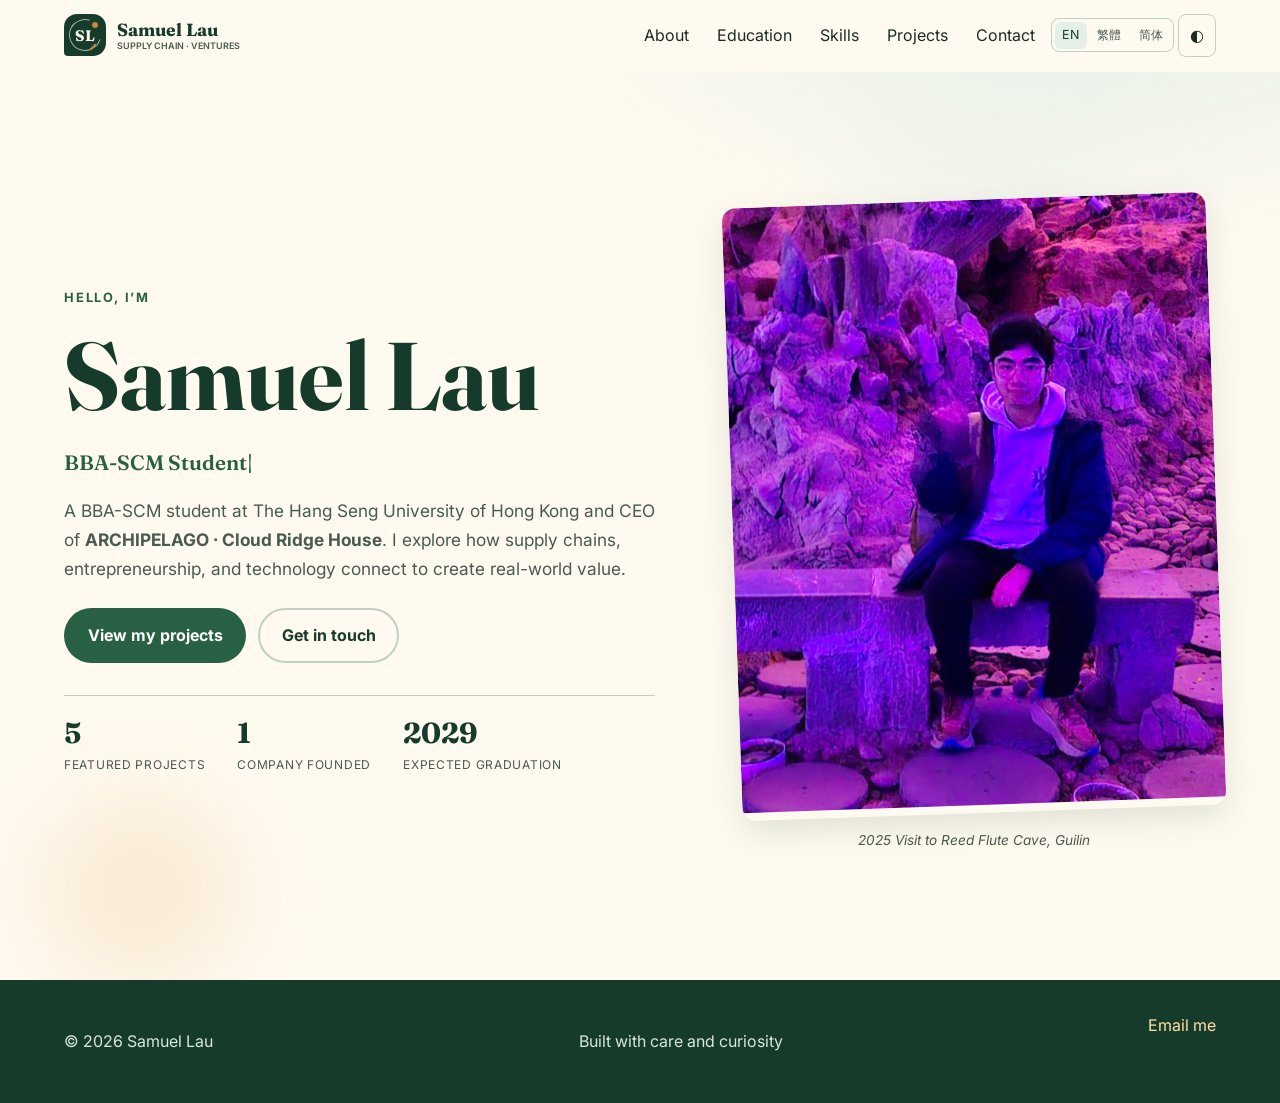
<file: index.html>
﻿<!doctype html>
<html lang="en">
<head>
  <meta charset="utf-8"><meta name="viewport" content="width=device-width, initial-scale=1">
  <meta name="description" content="Personal website of Samuel Lau, a BBA-SCM student at HSUHK and CEO of ARCHIPELAGO · Cloud Ridge House.">
  <meta name="author" content="Samuel Lau"><meta name="theme-color" content="#075b9f">
  <title>Samuel Lau | BBA-SCM Student & CEO</title>
  <link rel="preconnect" href="https://fonts.googleapis.com"><link rel="preconnect" href="https://fonts.gstatic.com" crossorigin>
  <link href="https://fonts.googleapis.com/css2?family=Fraunces:opsz,wght@9..144,400;9..144,600;9..144,700&family=Inter:wght@400;500;600;700&display=swap" rel="stylesheet">
  <link rel="stylesheet" href="style.css">
</head>
<body class="home-page" data-page="home">
<a class="skip-link" href="#main-content">Skip to main content</a>
<header class="site-header" id="site-header"><nav class="container navigation" aria-label="Main navigation"><a class="site-name" href="index.html"><span class="logo-mark" aria-hidden="true"><span>SL</span><i></i></span><span class="brand-copy"><span class="brand-name">Samuel Lau</span><span class="brand-descriptor">SUPPLY CHAIN · VENTURES</span></span></a><button class="nav-toggle" id="navToggle" type="button" aria-expanded="false" aria-controls="navLinks" aria-label="Toggle navigation"><span></span><span></span><span></span></button><ul class="nav-links" id="navLinks"><li><a href="about.html">About</a></li><li><a href="education.html">Education</a></li><li><a href="skills.html">Skills</a></li><li><a href="projects.html">Projects</a></li><li><a href="contact.html">Contact</a></li><li><div class="language-switcher" role="group" aria-label="Website language"><button type="button" class="language-button" data-language="en" aria-pressed="true">EN</button><button type="button" class="language-button" data-language="zh-Hant" aria-pressed="false">繁體</button><button type="button" class="language-button" data-language="zh-Hans" aria-pressed="false">简体</button></div></li><li><button class="theme-toggle" id="themeToggle" type="button" aria-label="Toggle dark mode">◐</button></li></ul></nav></header>
<main id="main-content">
<section class="hero" id="welcome"><div class="hero-bg" aria-hidden="true"><span></span><span></span></div><div class="container hero-inner"><div class="hero-copy"><p class="eyebrow reveal">Hello, I’m</p><h1 class="reveal">Samuel Lau</h1><p class="hero-role reveal"><span id="typedRole">BBA-SCM Student</span><span class="cursor" aria-hidden="true">|</span></p><p class="hero-intro reveal">A BBA-SCM student at The Hang Seng University of Hong Kong and CEO of <strong><span data-company-name>ARCHIPELAGO · Cloud Ridge House</span></strong>. I explore how supply chains, entrepreneurship, and technology connect to create real-world value.</p><div class="hero-actions reveal"><a class="button" href="projects.html">View my projects</a><a class="button button-ghost" href="contact.html">Get in touch</a></div><ul class="hero-stats reveal"><li><strong data-count="5">0</strong><span>Featured projects</span></li><li><strong data-count="1">0</strong><span>Company founded</span></li><li><strong data-count="2029">0</strong><span>Expected graduation</span></li></ul></div><figure class="hero-photo reveal"><div class="photo-frame"><img src="profile-photo.jpg" alt="Samuel Lau outdoors among illuminated rocks"></div><figcaption>2025 Visit to Reed Flute Cave, Guilin</figcaption></figure></div></section>
<section class="section container" id="about" aria-labelledby="about-heading"><p class="eyebrow reveal">A little about me</p><h2 id="about-heading" class="reveal">About Me</h2><p class="section-intro reveal">I am studying BBA in Supply Chain Management at The Hang Seng University of Hong Kong. I am interested in how goods, information, and value move through organisations, and how better decisions at each step can create meaningful impact.</p><p class="section-intro reveal">Outside the classroom, I serve as CEO of <strong><span data-company-name>ARCHIPELAGO · Cloud Ridge House</span></strong>. Building a venture has taught me that leadership is a daily practice: listen carefully, communicate clearly, test ideas, and keep moving when the first plan changes.</p><p class="section-intro reveal">This website documents my learning journey, the work I am building, and the questions I want to explore next.</p></section>
<section class="section section-tint" id="education" aria-labelledby="education-heading"><div class="container"><p class="eyebrow reveal">Where I study</p><h2 id="education-heading" class="reveal">Education</h2><ol class="timeline"><li class="timeline-item reveal"><span class="timeline-marker" aria-hidden="true"></span><div><p class="timeline-date">2023–2029 expected</p><h3>BBA in Supply Chain Management</h3><p class="timeline-org">The Hang Seng University of Hong Kong</p><p>Focused on logistics, procurement, operations management, and the role of digital tools in modern supply chains.</p></div></li><li class="timeline-item reveal"><span class="timeline-marker" aria-hidden="true"></span><div><p class="timeline-date">2026–27 Semester 1</p><h3>COM1006 — Artificial Intelligence and Its Applications</h3><p class="timeline-org">HSUHK</p><p>Learning how AI can be used responsibly to design, build, and improve digital products through vibe coding.</p></div></li><li class="timeline-item reveal"><span class="timeline-marker" aria-hidden="true"></span><div><p class="timeline-date">Ongoing</p><h3>Self-directed learning</h3><p class="timeline-org">Continuous</p><p>Exploring entrepreneurship, technology trends, business communication, and practical leadership through real projects.</p></div></li></ol></div></section>
<section class="section" id="skills" aria-labelledby="skills-heading"><div class="container"><p class="eyebrow reveal">What I enjoy</p><h2 id="skills-heading" class="reveal">Skills & Interests</h2><div class="skills-layout"><ul class="card-grid skills-grid"><li class="info-card reveal"><div class="card-icon">↔</div><h3>Supply chain management</h3><p>Understanding how planning, sourcing, production, and delivery connect to create value.</p></li><li class="info-card reveal"><div class="card-icon">✦</div><h3>Entrepreneurship</h3><p>Turning ideas into action while learning leadership, problem-solving, and resilience.</p></li><li class="info-card reveal"><div class="card-icon">◎</div><h3>Technology & innovation</h3><p>Following useful ways AI, data, and digital tools can support people and organisations.</p></li></ul><div class="skill-bars reveal"><h3>Areas of focus</h3><div class="skill-bar"><span>Supply chain operations <b>85%</b></span><i data-width="85"></i></div><div class="skill-bar"><span>Business strategy <b>75%</b></span><i data-width="75"></i></div><div class="skill-bar"><span>Team leadership <b>80%</b></span><i data-width="80"></i></div><div class="skill-bar"><span>AI & digital tools <b>70%</b></span><i data-width="70"></i></div></div></div></div></section>
<section class="section section-tint" id="projects" aria-labelledby="projects-heading"><div class="container"><p class="eyebrow reveal">Things I am working on</p><h2 id="projects-heading" class="reveal">Projects</h2><p class="section-intro reveal">A selection of ventures, coursework, and experiments. Each project has taught me something about operations, leadership, or technology.</p><div class="filter-bar reveal" role="tablist" aria-label="Filter projects"><button class="filter-btn is-active" data-filter="all" role="tab" aria-selected="true">All</button><button class="filter-btn" data-filter="business" role="tab" aria-selected="false">Business</button><button class="filter-btn" data-filter="tech" role="tab" aria-selected="false">Technology</button><button class="filter-btn" data-filter="academic" role="tab" aria-selected="false">Academic</button></div><div class="card-grid project-grid" id="projectGrid"><article class="project-card reveal" data-category="business"><span class="project-tag">Business</span><p class="project-number">Project 01</p><h3>众屿科技 X · 众屿云峦舍 <span lang="en">(ARCHIPELAGO Technology X · Cloud Ridge House)</span></h3><p>As CEO, I am leading this venture from a rough idea into a working operation. My responsibilities include shaping direction, coordinating with team members, planning operations, and learning how to turn a vision into something real.</p><ul class="project-meta"><li><span>Role</span>CEO & Founder</li><li><span>Focus</span>Strategy & Operations</li><li><span>Status</span>Active</li></ul><p class="project-lesson"><strong>Key lesson:</strong> Clear communication matters as much as a good idea.</p></article><article class="project-card reveal" data-category="tech"><span class="project-tag">Technology</span><p class="project-number">Project 02</p><h3>Personal Website</h3><p>Built through vibe coding: prompting AI to generate HTML, CSS, and JavaScript while reviewing and refining every output. I learned how to structure an accessible site, use CSS variables, and design for mobile.</p><ul class="project-meta"><li><span>Stack</span>HTML · CSS · JS</li><li><span>Course</span>COM1006</li><li><span>Year</span>2026</li></ul><p class="project-lesson"><strong>Key lesson:</strong> AI accelerates drafts, but human judgment makes the result personal.</p></article><article class="project-card reveal" data-category="academic"><span class="project-tag">Academic</span><p class="project-number">Project 03</p><h3>Supply Chain Case Study</h3><p>A coursework analysis of how a Hong Kong company manages its supply chain. I researched sourcing strategy, mapped logistics flows, identified bottlenecks, and proposed practical improvements.</p><ul class="project-meta"><li><span>Course</span>SCM</li><li><span>Type</span>Case analysis</li><li><span>Outcome</span>Action plan</li></ul></article><article class="project-card reveal" data-category="tech"><span class="project-tag">Technology</span><p class="project-number">Project 04</p><h3>AI Study Assistant</h3><p>An early-stage concept for helping university students organise notes, generate revision questions, and prepare for exams. I am researching existing tools, sketching user flows, and considering student-data privacy.</p><ul class="project-meta"><li><span>Stage</span>Concept</li><li><span>Focus</span>AI · Education</li><li><span>Next</span>Prototype</li></ul></article><article class="project-card reveal" data-category="business"><span class="project-tag">Business</span><p class="project-number">Project 05</p><h3>Supply Chain Simulation</h3><p>A team exercise modelling a simple supplier-to-customer chain and testing order quantities and lead times. It gave me a practical introduction to the bullwhip effect and inventory theory.</p><ul class="project-meta"><li><span>Type</span>Team exercise</li><li><span>Focus</span>Operations</li><li><span>Year</span>2026</li></ul></article></div><p class="empty-state" id="emptyState" hidden>No projects in this category yet.</p></div></section>
<section class="section contact-section" id="contact" aria-labelledby="contact-heading"><div class="container"><p class="eyebrow reveal">Let’s connect</p><h2 id="contact-heading" class="reveal">Contact</h2><p class="contact-intro reveal">If you would like to say hello, discuss a project, or share an idea, feel free to reach out. I usually reply within two business days.</p><div class="contact-layout"><div class="contact-info reveal"><a class="contact-card" href="https://mail.google.com/mail/?view=cm&amp;fs=1&amp;to=kinyeung.lau@gmail.com" target="_blank" rel="noopener noreferrer"><strong>Email</strong><span>kinyeung.lau@gmail.com</span></a><div class="contact-card"><strong>Location</strong><span>Hong Kong SAR</span></div><div class="contact-card"><strong>Response time</strong><span>Within 2 business days</span></div></div><form class="contact-form reveal" id="contactForm" novalidate><label for="name">Your name</label><input id="name" name="name" autocomplete="name" required><small data-error-for="name"></small><label for="email">Your email</label><input id="email" name="email" type="email" autocomplete="email" required><small data-error-for="email"></small><label for="message">Message</label><textarea id="message" name="message" rows="5" required></textarea><small data-error-for="message"></small><button class="button" type="submit">Send message</button><p id="formSuccess" hidden>Thanks! Opening your email client…</p></form></div></div></section>
</main><footer class="site-footer"><div class="container footer-inner"><p>© <span id="year"></span> Samuel Lau</p><p>Built with care and curiosity</p><a href="https://mail.google.com/mail/?view=cm&amp;fs=1&amp;to=kinyeung.lau@gmail.com" target="_blank" rel="noopener noreferrer">Email me</a></div></footer><button class="back-to-top" id="backToTop" type="button" aria-label="Back to top">↑</button><script src="script.js"></script>
</body></html>
</file>
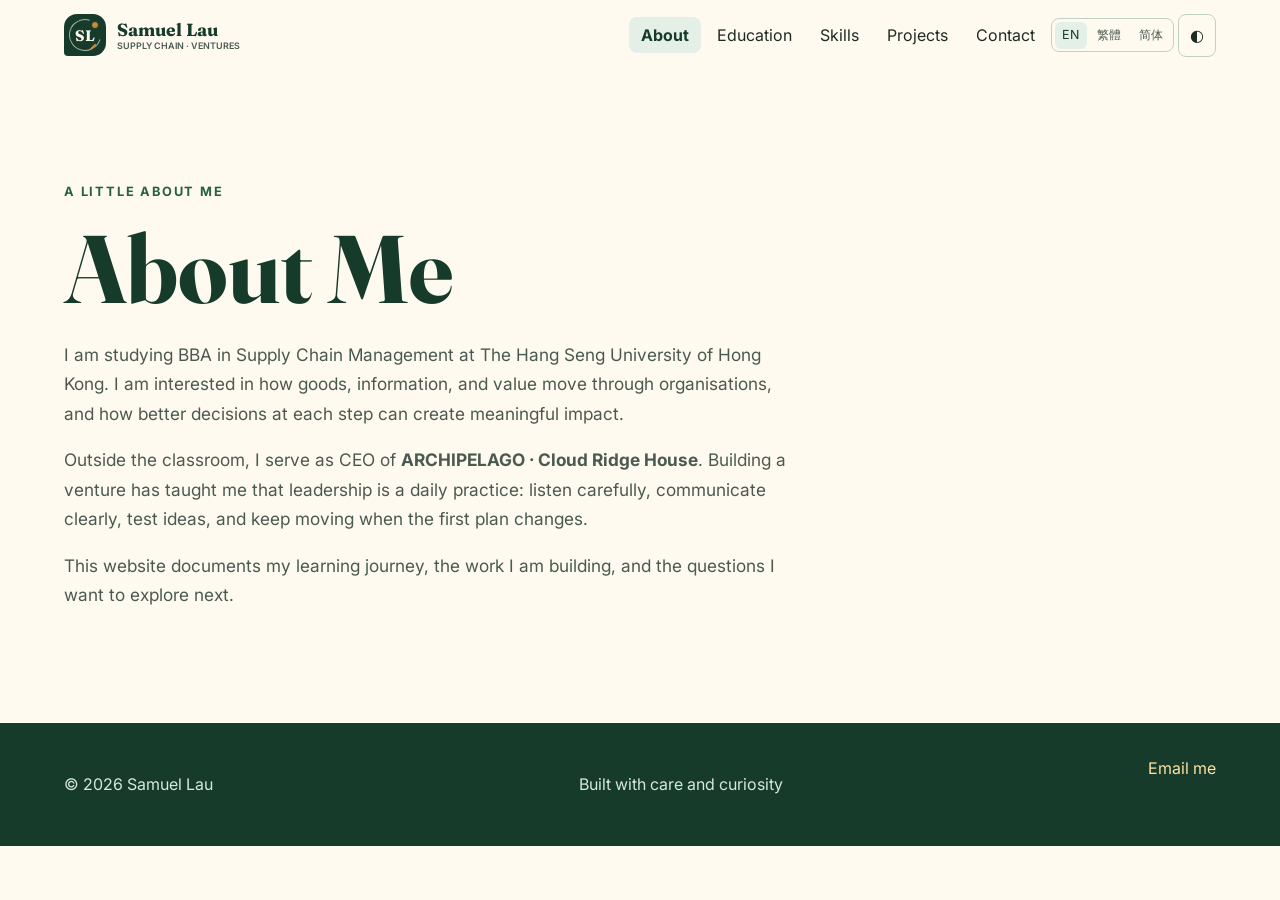
<file: about.html>
﻿<!doctype html>
<html lang="en">
<head>
  <meta charset="utf-8">
  <meta name="viewport" content="width=device-width, initial-scale=1">
  <meta name="description" content="About Samuel Lau, a BBA-SCM student at The Hang Seng University of Hong Kong.">
  <meta name="author" content="Samuel Lau">
  <meta name="theme-color" content="#075b9f">
  <title>About | Samuel Lau</title>
  <link rel="preconnect" href="https://fonts.googleapis.com">
  <link rel="preconnect" href="https://fonts.gstatic.com" crossorigin>
  <link href="https://fonts.googleapis.com/css2?family=Fraunces:opsz,wght@9..144,400;9..144,600;9..144,700&family=Inter:wght@400;500;600;700&display=swap" rel="stylesheet">
  <link rel="stylesheet" href="style.css">
</head>
<body data-page="about">
<a class="skip-link" href="#main-content">Skip to main content</a>
<header class="site-header" id="site-header"><nav class="container navigation" aria-label="Main navigation"><a class="site-name" href="index.html"><span class="logo-mark" aria-hidden="true"><span>SL</span><i></i></span><span class="brand-copy"><span class="brand-name">Samuel Lau</span><span class="brand-descriptor">SUPPLY CHAIN · VENTURES</span></span></a><button class="nav-toggle" id="navToggle" type="button" aria-expanded="false" aria-controls="navLinks" aria-label="Toggle navigation"><span></span><span></span><span></span></button><ul class="nav-links" id="navLinks"><li><a class="active" aria-current="page" href="about.html">About</a></li><li><a href="education.html">Education</a></li><li><a href="skills.html">Skills</a></li><li><a href="projects.html">Projects</a></li><li><a href="contact.html">Contact</a></li><li><div class="language-switcher" role="group" aria-label="Website language"><button type="button" class="language-button" data-language="en" aria-pressed="true">EN</button><button type="button" class="language-button" data-language="zh-Hant" aria-pressed="false">繁體</button><button type="button" class="language-button" data-language="zh-Hans" aria-pressed="false">简体</button></div></li><li><button class="theme-toggle" id="themeToggle" type="button" aria-label="Toggle dark mode">◐</button></li></ul></nav></header>
<main id="main-content"><section class="section container" id="about" aria-labelledby="about-heading"><p class="eyebrow reveal">A little about me</p><h1 id="about-heading" class="reveal">About Me</h1><p class="section-intro reveal">I am studying BBA in Supply Chain Management at The Hang Seng University of Hong Kong. I am interested in how goods, information, and value move through organisations, and how better decisions at each step can create meaningful impact.</p><p class="section-intro reveal">Outside the classroom, I serve as CEO of <strong><span data-company-name>ARCHIPELAGO · Cloud Ridge House</span></strong>. Building a venture has taught me that leadership is a daily practice: listen carefully, communicate clearly, test ideas, and keep moving when the first plan changes.</p><p class="section-intro reveal">This website documents my learning journey, the work I am building, and the questions I want to explore next.</p></section></main>
<footer class="site-footer"><div class="container footer-inner"><p>© <span id="year"></span> Samuel Lau</p><p>Built with care and curiosity</p><a href="https://mail.google.com/mail/?view=cm&amp;fs=1&amp;to=kinyeung.lau@gmail.com" target="_blank" rel="noopener noreferrer">Email me</a></div></footer><button class="back-to-top" id="backToTop" type="button" aria-label="Back to top">↑</button><script src="script.js"></script>
</body>
</html>
</file>
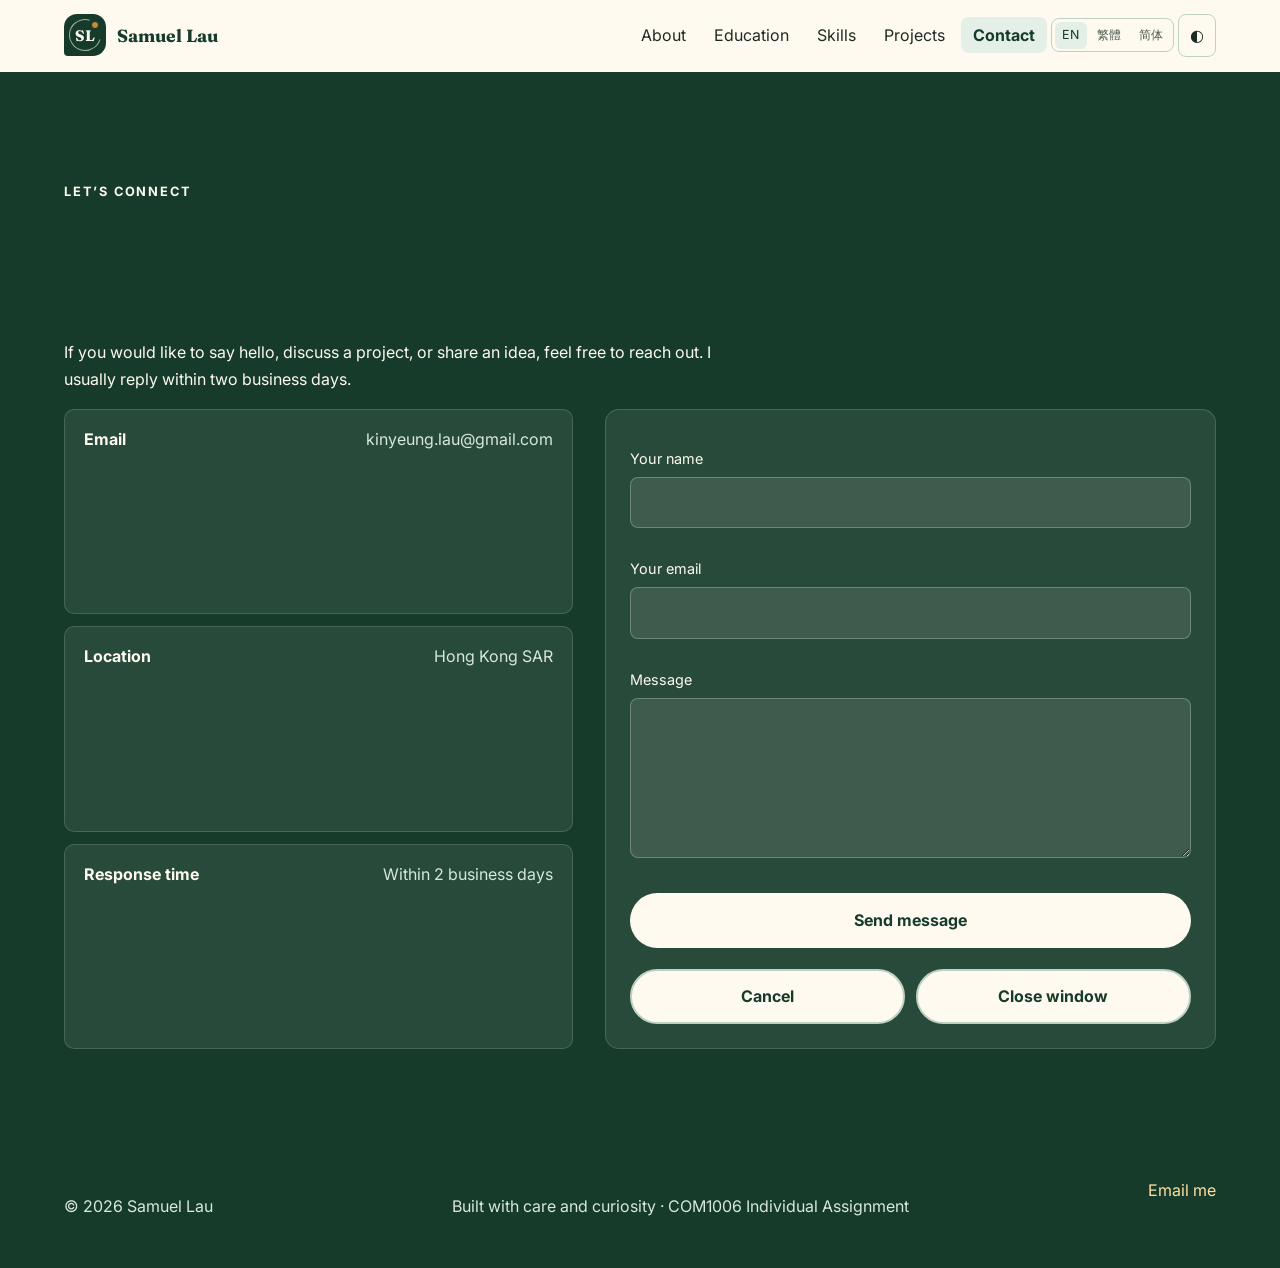
<file: contact.html>
﻿<!doctype html>
<html lang="en">
<head>
  <meta charset="utf-8">
  <meta name="viewport" content="width=device-width, initial-scale=1">
  <meta name="description" content="Contact Samuel Lau about projects, ideas, and collaboration.">
  <meta name="author" content="Samuel Lau">
  <meta name="theme-color" content="#075b9f">
  <title>Contact | Samuel Lau</title>
  <link rel="preconnect" href="https://fonts.googleapis.com">
  <link rel="preconnect" href="https://fonts.gstatic.com" crossorigin>
  <link href="https://fonts.googleapis.com/css2?family=Fraunces:opsz,wght@9..144,400;9..144,600;9..144,700&family=Inter:wght@400;500;600;700&display=swap" rel="stylesheet">
  <link rel="stylesheet" href="style.css">
</head>
<body data-page="contact">
<a class="skip-link" href="#main-content">Skip to main content</a>
<header class="site-header" id="site-header"><nav class="container navigation" aria-label="Main navigation"><a class="site-name" href="index.html"><span class="logo-mark" aria-hidden="true">SL</span><span>Samuel Lau</span></a><button class="nav-toggle" id="navToggle" type="button" aria-expanded="false" aria-controls="navLinks" aria-label="Toggle navigation"><span></span><span></span><span></span></button><ul class="nav-links" id="navLinks"><li><a href="about.html">About</a></li><li><a href="education.html">Education</a></li><li><a href="skills.html">Skills</a></li><li><a href="projects.html">Projects</a></li><li><a class="active" aria-current="page" href="contact.html">Contact</a></li><li><div class="language-switcher" role="group" aria-label="Website language"><button type="button" class="language-button" data-language="en" aria-pressed="true">EN</button><button type="button" class="language-button" data-language="zh-Hant" aria-pressed="false">繁體</button><button type="button" class="language-button" data-language="zh-Hans" aria-pressed="false">简体</button></div></li><li><button class="theme-toggle" id="themeToggle" type="button" aria-label="Toggle dark mode">◐</button></li></ul></nav></header>
<main id="main-content"><section class="section contact-section" id="contact" aria-labelledby="contact-heading"><div class="container"><p class="eyebrow reveal">Let’s connect</p><h1 id="contact-heading" class="reveal">Contact</h1><p class="contact-intro reveal">If you would like to say hello, discuss a project, or share an idea, feel free to reach out. I usually reply within two business days.</p><div class="contact-layout"><div class="contact-info reveal"><a class="contact-card" href="https://mail.google.com/mail/?view=cm&amp;fs=1&amp;to=kinyeung.lau@gmail.com"><strong>Email</strong><span>kinyeung.lau@gmail.com</span></a><div class="contact-card"><strong>Location</strong><span>Hong Kong SAR</span></div><div class="contact-card"><strong>Response time</strong><span>Within 2 business days</span></div></div><form class="contact-form reveal" id="contactForm" novalidate><label for="name">Your name</label><input id="name" name="name" autocomplete="name" required><small data-error-for="name"></small><label for="email">Your email</label><input id="email" name="email" type="email" autocomplete="email" required><small data-error-for="email"></small><label for="message">Message</label><textarea id="message" name="message" rows="5" required></textarea><small data-error-for="message"></small><div class="form-actions"><button class="button" type="submit">Send message</button><button class="button button-ghost" id="cancelForm" type="reset">Cancel</button><button class="button button-ghost" id="closeWindow" type="button">Close window</button></div><p id="formSuccess" hidden>Thanks! Opening your email client…</p></form></div></div></section></main>
<footer class="site-footer"><div class="container footer-inner"><p>© <span id="year"></span> Samuel Lau</p><p>Built with care and curiosity · COM1006 Individual Assignment</p><a href="https://mail.google.com/mail/?view=cm&amp;fs=1&amp;to=kinyeung.lau@gmail.com">Email me</a></div></footer><button class="back-to-top" id="backToTop" type="button" aria-label="Back to top">↑</button><script src="script.js"></script>
</body>
</html>
</file>
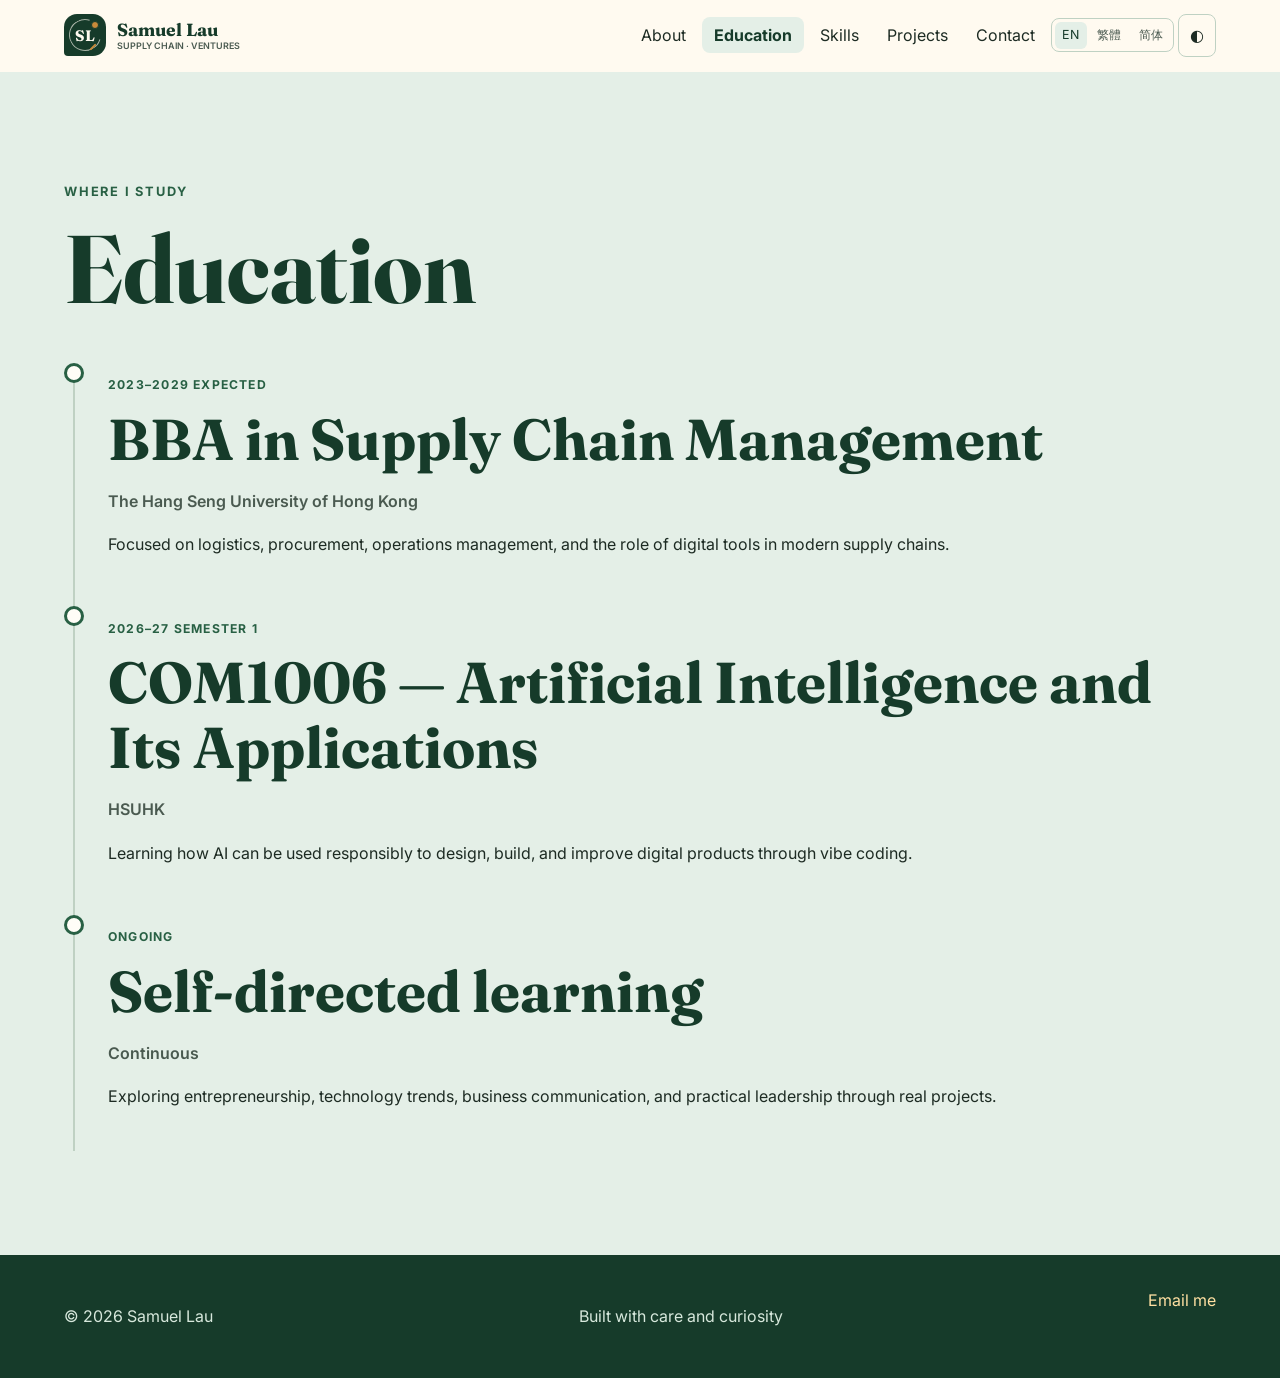
<file: education.html>
<!doctype html>
<html lang="en">
<head>
  <meta charset="utf-8">
  <meta name="viewport" content="width=device-width, initial-scale=1">
  <meta name="description" content="Samuel Lau's education and ongoing learning in supply chain management and artificial intelligence.">
  <meta name="author" content="Samuel Lau">
  <meta name="theme-color" content="#075b9f">
  <title>Education | Samuel Lau</title>
  <link rel="preconnect" href="https://fonts.googleapis.com">
  <link rel="preconnect" href="https://fonts.gstatic.com" crossorigin>
  <link href="https://fonts.googleapis.com/css2?family=Fraunces:opsz,wght@9..144,400;9..144,600;9..144,700&family=Inter:wght@400;500;600;700&display=swap" rel="stylesheet">
  <link rel="stylesheet" href="style.css">
</head>
<body data-page="education">
<a class="skip-link" href="#main-content">Skip to main content</a>
<header class="site-header" id="site-header"><nav class="container navigation" aria-label="Main navigation"><a class="site-name" href="index.html"><span class="logo-mark" aria-hidden="true"><span>SL</span><i></i></span><span class="brand-copy"><span class="brand-name">Samuel Lau</span><span class="brand-descriptor">SUPPLY CHAIN · VENTURES</span></span></a><button class="nav-toggle" id="navToggle" type="button" aria-expanded="false" aria-controls="navLinks" aria-label="Toggle navigation"><span></span><span></span><span></span></button><ul class="nav-links" id="navLinks"><li><a href="about.html">About</a></li><li><a class="active" aria-current="page" href="education.html">Education</a></li><li><a href="skills.html">Skills</a></li><li><a href="projects.html">Projects</a></li><li><a href="contact.html">Contact</a></li><li><div class="language-switcher" role="group" aria-label="Website language"><button type="button" class="language-button" data-language="en" aria-pressed="true">EN</button><button type="button" class="language-button" data-language="zh-Hant" aria-pressed="false">繁體</button><button type="button" class="language-button" data-language="zh-Hans" aria-pressed="false">简体</button></div></li><li><button class="theme-toggle" id="themeToggle" type="button" aria-label="Toggle dark mode">◐</button></li></ul></nav></header>
<main id="main-content"><section class="section section-tint" id="education" aria-labelledby="education-heading"><div class="container"><p class="eyebrow reveal">Where I study</p><h1 id="education-heading" class="reveal">Education</h1><ol class="timeline"><li class="timeline-item reveal"><span class="timeline-marker" aria-hidden="true"></span><div><p class="timeline-date">2023–2029 expected</p><h2>BBA in Supply Chain Management</h2><p class="timeline-org">The Hang Seng University of Hong Kong</p><p>Focused on logistics, procurement, operations management, and the role of digital tools in modern supply chains.</p></div></li><li class="timeline-item reveal"><span class="timeline-marker" aria-hidden="true"></span><div><p class="timeline-date">2026–27 Semester 1</p><h2>COM1006 — Artificial Intelligence and Its Applications</h2><p class="timeline-org">HSUHK</p><p>Learning how AI can be used responsibly to design, build, and improve digital products through vibe coding.</p></div></li><li class="timeline-item reveal"><span class="timeline-marker" aria-hidden="true"></span><div><p class="timeline-date">Ongoing</p><h2>Self-directed learning</h2><p class="timeline-org">Continuous</p><p>Exploring entrepreneurship, technology trends, business communication, and practical leadership through real projects.</p></div></li></ol></div></section></main>
<footer class="site-footer"><div class="container footer-inner"><p>© <span id="year"></span> Samuel Lau</p><p>Built with care and curiosity</p><a href="https://mail.google.com/mail/?view=cm&amp;fs=1&amp;to=kinyeung.lau@gmail.com" target="_blank" rel="noopener noreferrer">Email me</a></div></footer><button class="back-to-top" id="backToTop" type="button" aria-label="Back to top">↑</button><script src="script.js"></script>
</body>
</html>
</file>
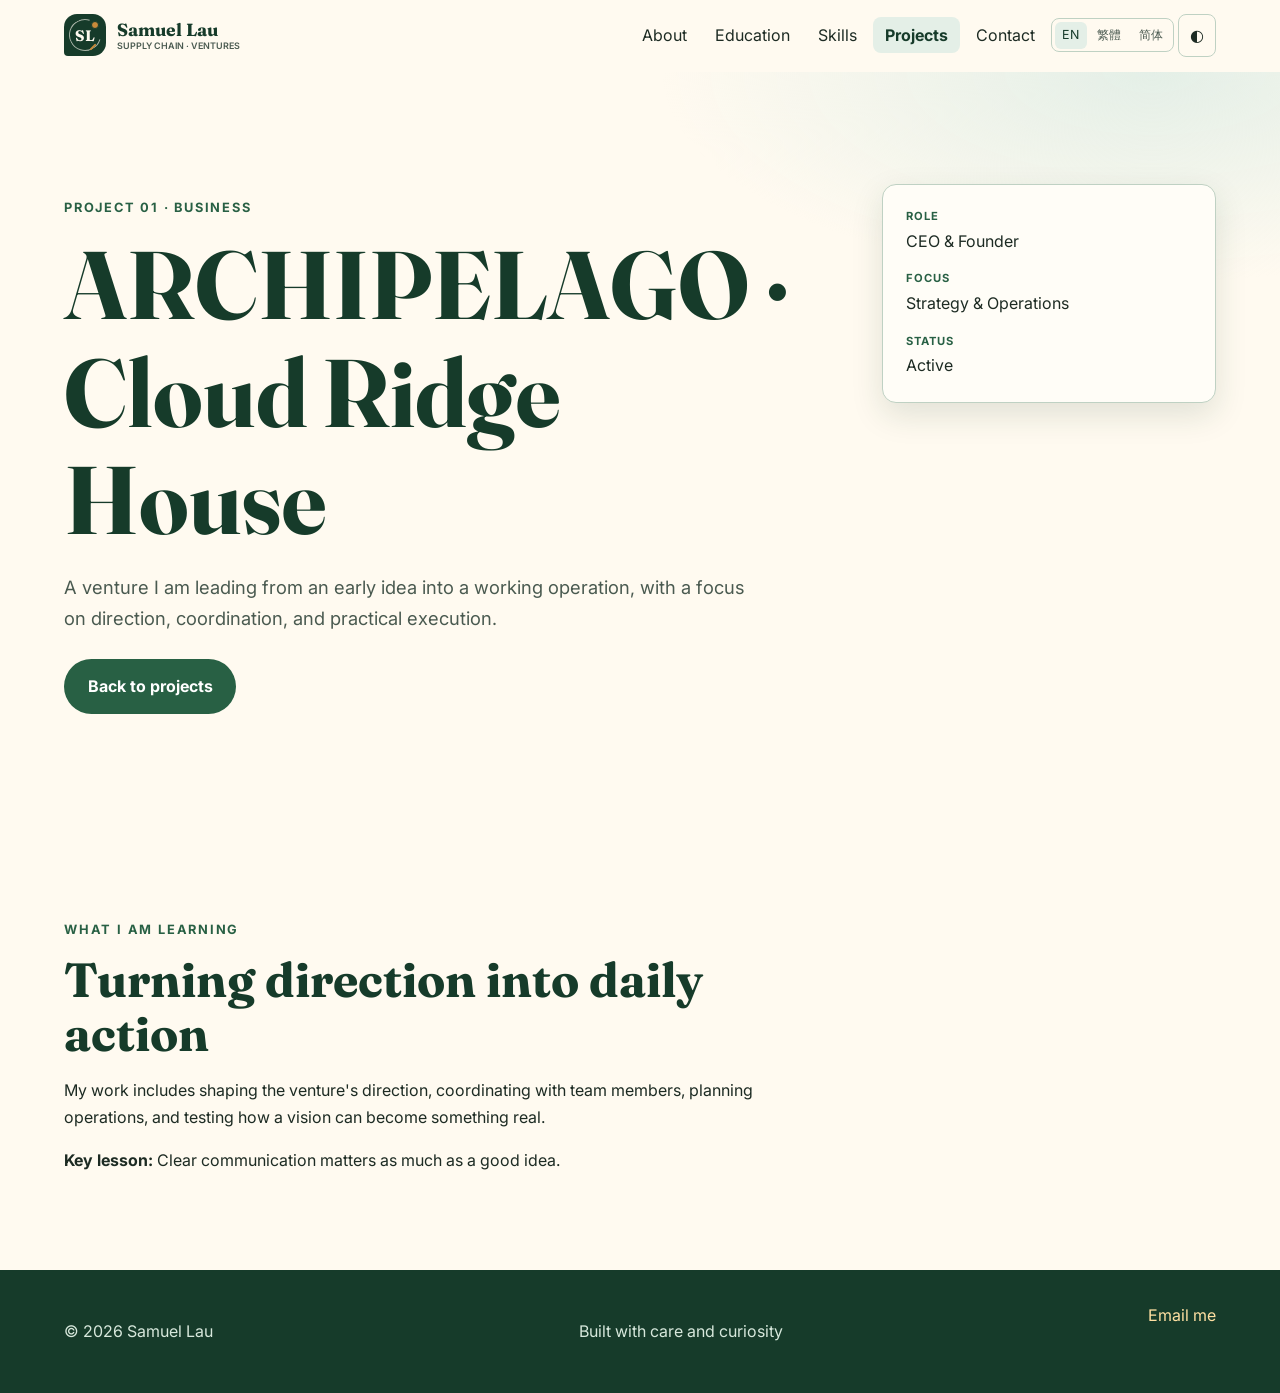
<file: project-01.html>
﻿<!doctype html>
<html lang="en">
<head>
  <meta charset="utf-8">
  <meta name="viewport" content="width=device-width, initial-scale=1">
  <meta name="description" content="Project 01: ARCHIPELAGO · Cloud Ridge House.">
  <meta name="author" content="Samuel Lau">
  <meta name="theme-color" content="#075b9f">
  <title>Project 01 | Samuel Lau</title>
  <link rel="preconnect" href="https://fonts.googleapis.com">
  <link rel="preconnect" href="https://fonts.gstatic.com" crossorigin>
  <link href="https://fonts.googleapis.com/css2?family=Fraunces:opsz,wght@9..144,400;9..144,600;9..144,700&family=Inter:wght@400;500;600;700&display=swap" rel="stylesheet">
  <link rel="stylesheet" href="style.css">
</head>
<body data-page="project-detail">
<a class="skip-link" href="#main-content">Skip to main content</a>
<header class="site-header" id="site-header"><nav class="container navigation" aria-label="Main navigation"><a class="site-name" href="index.html"><span class="logo-mark" aria-hidden="true"><span>SL</span><i></i></span><span class="brand-copy"><span class="brand-name">Samuel Lau</span><span class="brand-descriptor">SUPPLY CHAIN · VENTURES</span></span></a><button class="nav-toggle" id="navToggle" type="button" aria-expanded="false" aria-controls="navLinks" aria-label="Toggle navigation"><span></span><span></span><span></span></button><ul class="nav-links" id="navLinks"><li><a href="about.html">About</a></li><li><a href="education.html">Education</a></li><li><a href="skills.html">Skills</a></li><li><a class="active" aria-current="page" href="projects.html">Projects</a></li><li><a href="contact.html">Contact</a></li><li><div class="language-switcher" role="group" aria-label="Website language"><button type="button" class="language-button" data-language="en" aria-pressed="true">EN</button><button type="button" class="language-button" data-language="zh-Hant" aria-pressed="false">繁體</button><button type="button" class="language-button" data-language="zh-Hans" aria-pressed="false">简体</button></div></li><li><button class="theme-toggle" id="themeToggle" type="button" aria-label="Toggle dark mode">◐</button></li></ul></nav></header>
<main id="main-content"><section class="detail-hero" aria-labelledby="project-heading"><div class="container detail-layout"><div class="detail-copy"><p class="eyebrow">Project 01 · Business</p><h1 id="project-heading"><span data-company-name>ARCHIPELAGO · Cloud Ridge House</span></h1><p class="detail-lead">A venture I am leading from an early idea into a working operation, with a focus on direction, coordination, and practical execution.</p><div class="detail-actions"><a class="button" href="projects.html">Back to projects</a></div></div><aside class="detail-panel" aria-label="Project details"><dl><div><dt>Role</dt><dd>CEO &amp; Founder</dd></div><div><dt>Focus</dt><dd>Strategy &amp; Operations</dd></div><div><dt>Status</dt><dd>Active</dd></div></dl></aside></div></section><section class="detail-section container"><div class="detail-copy"><p class="eyebrow">What I am learning</p><h2>Turning direction into daily action</h2><p>My work includes shaping the venture's direction, coordinating with team members, planning operations, and testing how a vision can become something real.</p><p><strong>Key lesson:</strong> Clear communication matters as much as a good idea.</p></div></section></main>
<footer class="site-footer"><div class="container footer-inner"><p>© <span id="year"></span> Samuel Lau</p><p>Built with care and curiosity</p><a href="https://mail.google.com/mail/?view=cm&amp;fs=1&amp;to=kinyeung.lau@gmail.com" target="_blank" rel="noopener noreferrer">Email me</a></div></footer><button class="back-to-top" id="backToTop" type="button" aria-label="Back to top">↑</button><script src="script.js"></script>
</body>
</html>
</file>
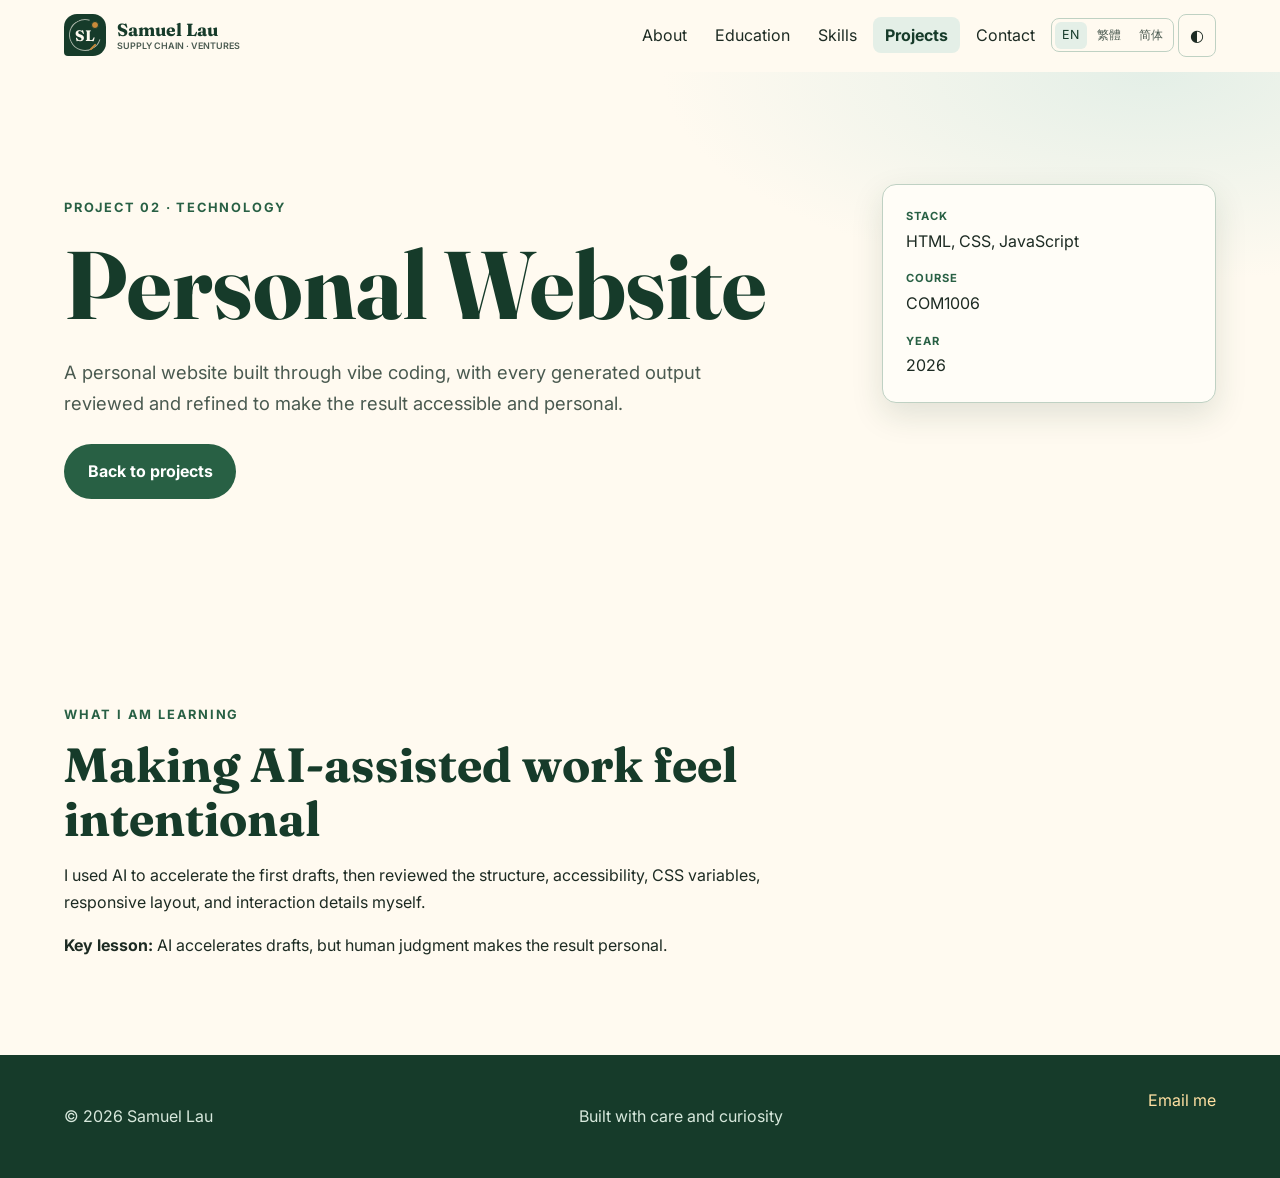
<file: project-02.html>
<!doctype html>
<html lang="en">
<head>
  <meta charset="utf-8">
  <meta name="viewport" content="width=device-width, initial-scale=1">
  <meta name="description" content="Project 02: Personal Website by Samuel Lau.">
  <meta name="author" content="Samuel Lau">
  <meta name="theme-color" content="#075b9f">
  <title>Project 02 | Samuel Lau</title>
  <link rel="preconnect" href="https://fonts.googleapis.com">
  <link rel="preconnect" href="https://fonts.gstatic.com" crossorigin>
  <link href="https://fonts.googleapis.com/css2?family=Fraunces:opsz,wght@9..144,400;9..144,600;9..144,700&family=Inter:wght@400;500;600;700&display=swap" rel="stylesheet">
  <link rel="stylesheet" href="style.css">
</head>
<body data-page="project-detail">
<a class="skip-link" href="#main-content">Skip to main content</a>
<header class="site-header" id="site-header"><nav class="container navigation" aria-label="Main navigation"><a class="site-name" href="index.html"><span class="logo-mark" aria-hidden="true"><span>SL</span><i></i></span><span class="brand-copy"><span class="brand-name">Samuel Lau</span><span class="brand-descriptor">SUPPLY CHAIN · VENTURES</span></span></a><button class="nav-toggle" id="navToggle" type="button" aria-expanded="false" aria-controls="navLinks" aria-label="Toggle navigation"><span></span><span></span><span></span></button><ul class="nav-links" id="navLinks"><li><a href="about.html">About</a></li><li><a href="education.html">Education</a></li><li><a href="skills.html">Skills</a></li><li><a class="active" aria-current="page" href="projects.html">Projects</a></li><li><a href="contact.html">Contact</a></li><li><div class="language-switcher" role="group" aria-label="Website language"><button type="button" class="language-button" data-language="en" aria-pressed="true">EN</button><button type="button" class="language-button" data-language="zh-Hant" aria-pressed="false">繁體</button><button type="button" class="language-button" data-language="zh-Hans" aria-pressed="false">简体</button></div></li><li><button class="theme-toggle" id="themeToggle" type="button" aria-label="Toggle dark mode">◐</button></li></ul></nav></header>
<main id="main-content"><section class="detail-hero" aria-labelledby="project-heading"><div class="container detail-layout"><div class="detail-copy"><p class="eyebrow">Project 02 · Technology</p><h1 id="project-heading">Personal Website</h1><p class="detail-lead">A personal website built through vibe coding, with every generated output reviewed and refined to make the result accessible and personal.</p><div class="detail-actions"><a class="button" href="projects.html">Back to projects</a></div></div><aside class="detail-panel" aria-label="Project details"><dl><div><dt>Stack</dt><dd>HTML, CSS, JavaScript</dd></div><div><dt>Course</dt><dd>COM1006</dd></div><div><dt>Year</dt><dd>2026</dd></div></dl></aside></div></section><section class="detail-section container"><div class="detail-copy"><p class="eyebrow">What I am learning</p><h2>Making AI-assisted work feel intentional</h2><p>I used AI to accelerate the first drafts, then reviewed the structure, accessibility, CSS variables, responsive layout, and interaction details myself.</p><p><strong>Key lesson:</strong> AI accelerates drafts, but human judgment makes the result personal.</p></div></section></main>
<footer class="site-footer"><div class="container footer-inner"><p>© <span id="year"></span> Samuel Lau</p><p>Built with care and curiosity</p><a href="https://mail.google.com/mail/?view=cm&amp;fs=1&amp;to=kinyeung.lau@gmail.com" target="_blank" rel="noopener noreferrer">Email me</a></div></footer><button class="back-to-top" id="backToTop" type="button" aria-label="Back to top">↑</button><script src="script.js"></script>
</body>
</html>
</file>
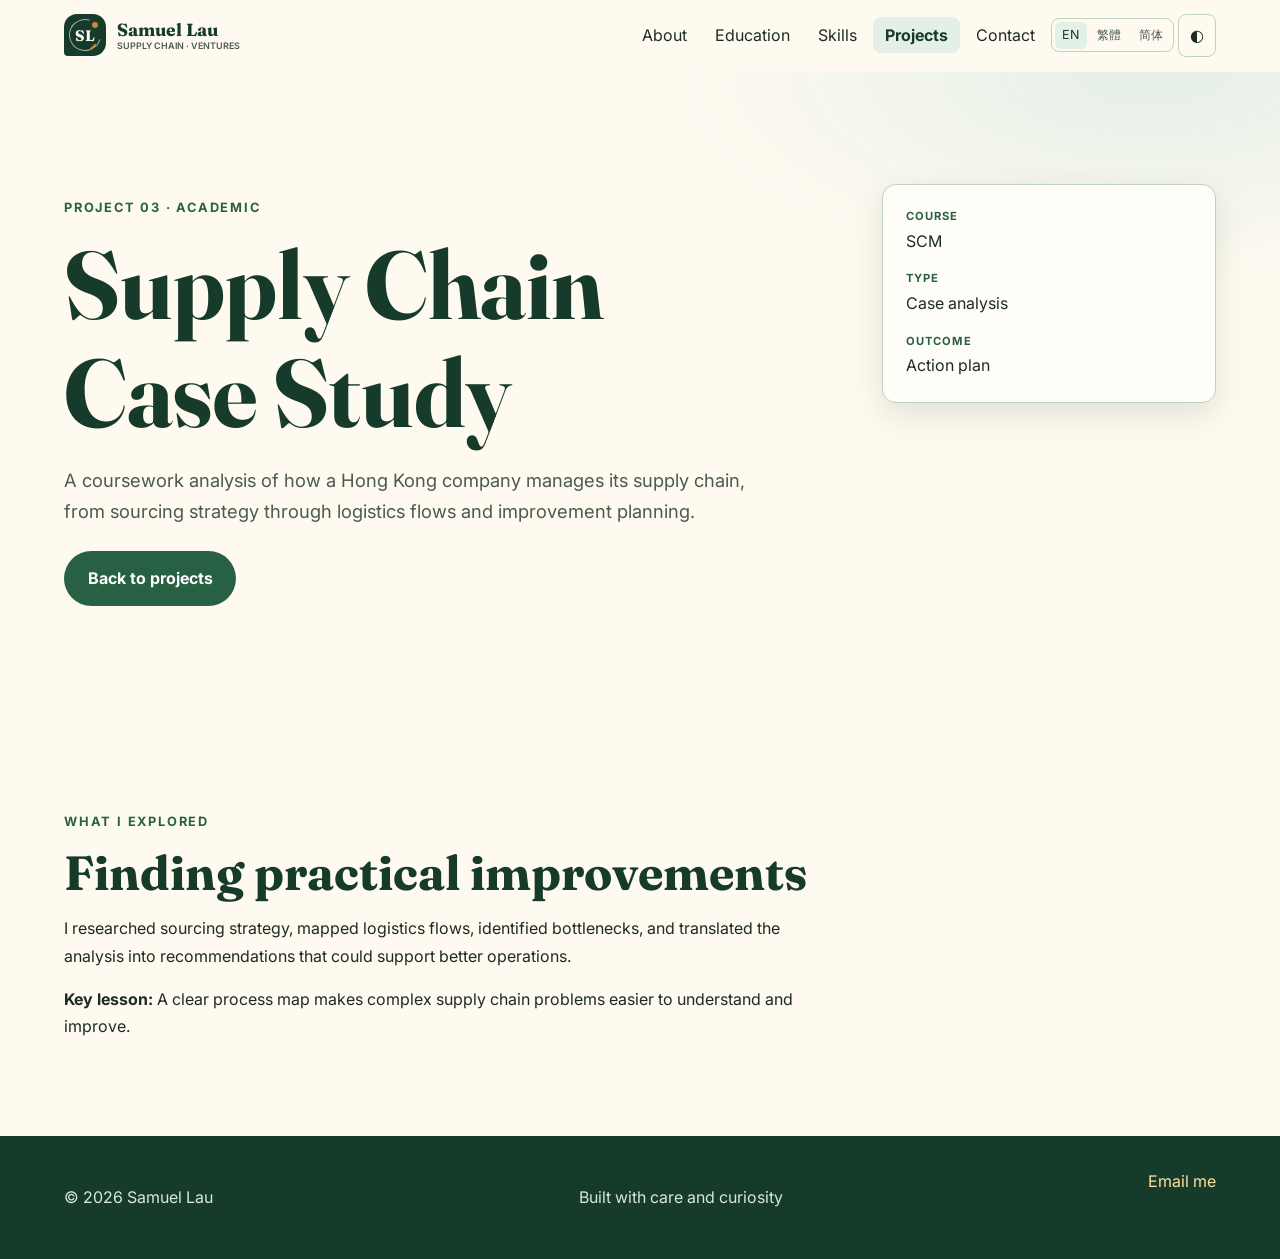
<file: project-03.html>
<!doctype html>
<html lang="en">
<head>
  <meta charset="utf-8">
  <meta name="viewport" content="width=device-width, initial-scale=1">
  <meta name="description" content="Project 03: Supply Chain Case Study by Samuel Lau.">
  <meta name="author" content="Samuel Lau">
  <meta name="theme-color" content="#075b9f">
  <title>Project 03 | Samuel Lau</title>
  <link rel="preconnect" href="https://fonts.googleapis.com">
  <link rel="preconnect" href="https://fonts.gstatic.com" crossorigin>
  <link href="https://fonts.googleapis.com/css2?family=Fraunces:opsz,wght@9..144,400;9..144,600;9..144,700&family=Inter:wght@400;500;600;700&display=swap" rel="stylesheet">
  <link rel="stylesheet" href="style.css">
</head>
<body data-page="project-detail">
<a class="skip-link" href="#main-content">Skip to main content</a>
<header class="site-header" id="site-header"><nav class="container navigation" aria-label="Main navigation"><a class="site-name" href="index.html"><span class="logo-mark" aria-hidden="true"><span>SL</span><i></i></span><span class="brand-copy"><span class="brand-name">Samuel Lau</span><span class="brand-descriptor">SUPPLY CHAIN · VENTURES</span></span></a><button class="nav-toggle" id="navToggle" type="button" aria-expanded="false" aria-controls="navLinks" aria-label="Toggle navigation"><span></span><span></span><span></span></button><ul class="nav-links" id="navLinks"><li><a href="about.html">About</a></li><li><a href="education.html">Education</a></li><li><a href="skills.html">Skills</a></li><li><a class="active" aria-current="page" href="projects.html">Projects</a></li><li><a href="contact.html">Contact</a></li><li><div class="language-switcher" role="group" aria-label="Website language"><button type="button" class="language-button" data-language="en" aria-pressed="true">EN</button><button type="button" class="language-button" data-language="zh-Hant" aria-pressed="false">繁體</button><button type="button" class="language-button" data-language="zh-Hans" aria-pressed="false">简体</button></div></li><li><button class="theme-toggle" id="themeToggle" type="button" aria-label="Toggle dark mode">◐</button></li></ul></nav></header>
<main id="main-content"><section class="detail-hero" aria-labelledby="project-heading"><div class="container detail-layout"><div class="detail-copy"><p class="eyebrow">Project 03 · Academic</p><h1 id="project-heading">Supply Chain Case Study</h1><p class="detail-lead">A coursework analysis of how a Hong Kong company manages its supply chain, from sourcing strategy through logistics flows and improvement planning.</p><div class="detail-actions"><a class="button" href="projects.html">Back to projects</a></div></div><aside class="detail-panel" aria-label="Project details"><dl><div><dt>Course</dt><dd>SCM</dd></div><div><dt>Type</dt><dd>Case analysis</dd></div><div><dt>Outcome</dt><dd>Action plan</dd></div></dl></aside></div></section><section class="detail-section container"><div class="detail-copy"><p class="eyebrow">What I explored</p><h2>Finding practical improvements</h2><p>I researched sourcing strategy, mapped logistics flows, identified bottlenecks, and translated the analysis into recommendations that could support better operations.</p><p><strong>Key lesson:</strong> A clear process map makes complex supply chain problems easier to understand and improve.</p></div></section></main>
<footer class="site-footer"><div class="container footer-inner"><p>© <span id="year"></span> Samuel Lau</p><p>Built with care and curiosity</p><a href="https://mail.google.com/mail/?view=cm&amp;fs=1&amp;to=kinyeung.lau@gmail.com" target="_blank" rel="noopener noreferrer">Email me</a></div></footer><button class="back-to-top" id="backToTop" type="button" aria-label="Back to top">↑</button><script src="script.js"></script>
</body>
</html>
</file>
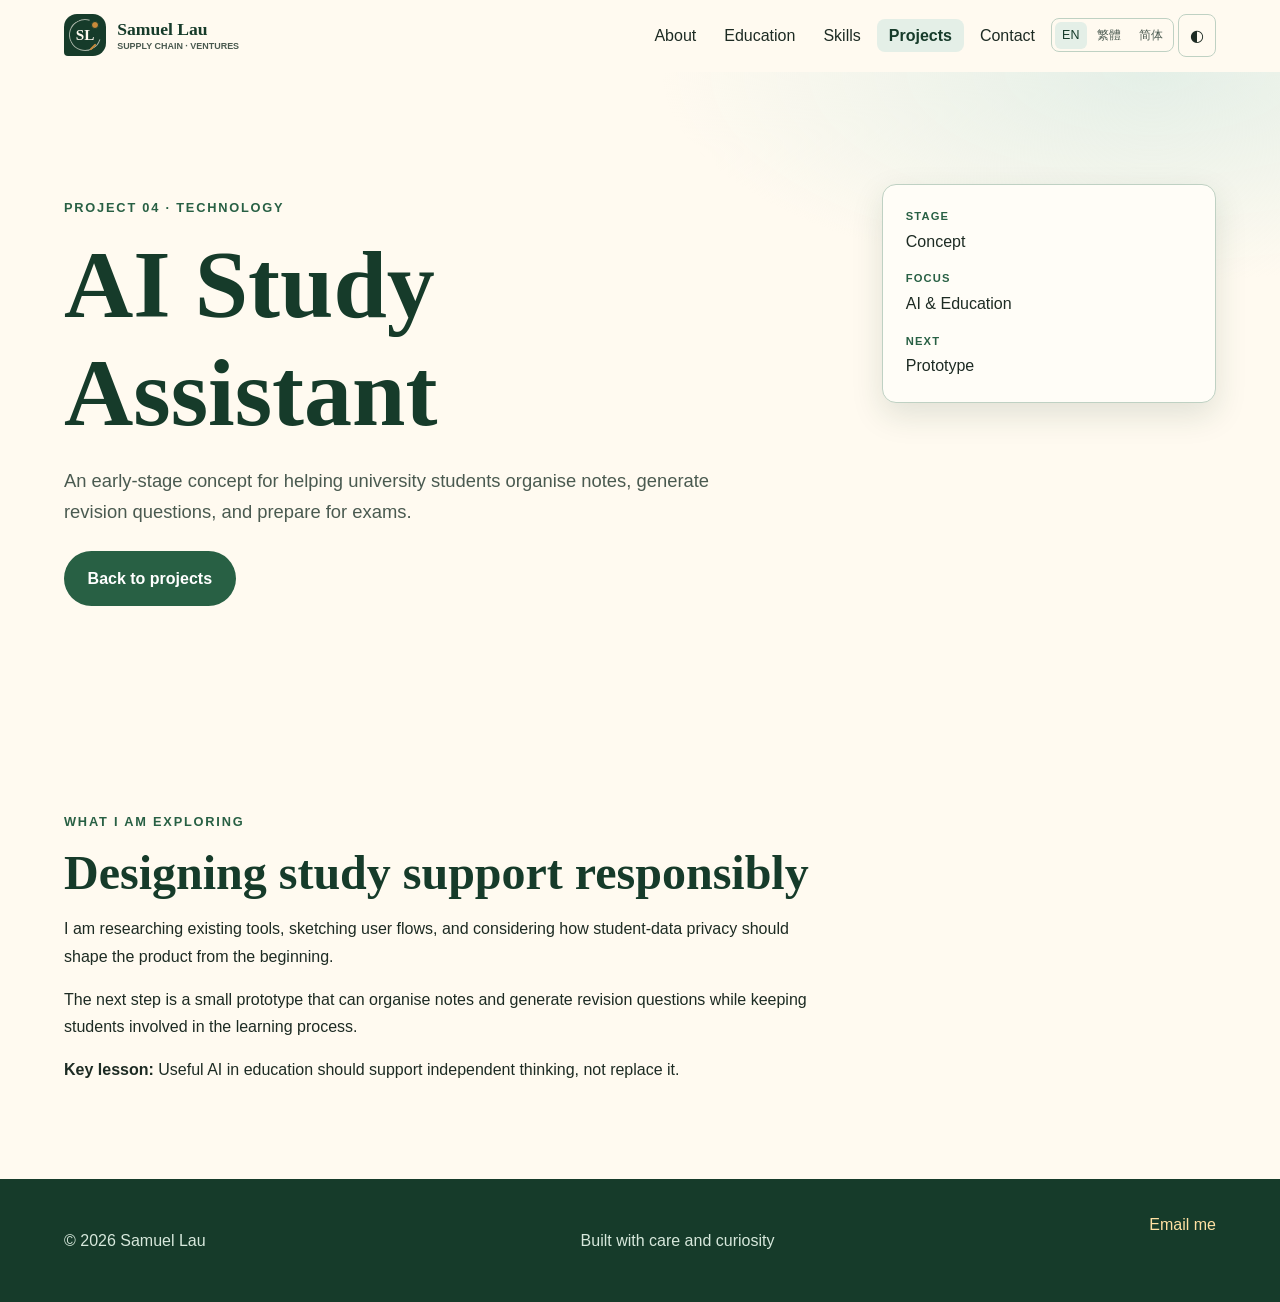
<file: project-04.html>
<!doctype html>
<html lang="en">
<head>
  <meta charset="utf-8">
  <meta name="viewport" content="width=device-width, initial-scale=1">
  <meta name="description" content="Project 04: AI Study Assistant by Samuel Lau.">
  <meta name="author" content="Samuel Lau">
  <meta name="theme-color" content="#075b9f">
  <title>Project 04 | Samuel Lau</title>
  <link rel="preconnect" href="https://fonts.googleapis.com">
  <link rel="preconnect" href="https://fonts.gstatic.com" crossorigin>
  <link rel="stylesheet" href="style.css">
</head>
<body data-page="project-detail">
<a class="skip-link" href="#main-content">Skip to main content</a>
<header class="site-header" id="site-header"><nav class="container navigation" aria-label="Main navigation"><a class="site-name" href="index.html"><span class="logo-mark" aria-hidden="true"><span>SL</span><i></i></span><span class="brand-copy"><span class="brand-name">Samuel Lau</span><span class="brand-descriptor">SUPPLY CHAIN · VENTURES</span></span></a><button class="nav-toggle" id="navToggle" type="button" aria-expanded="false" aria-controls="navLinks" aria-label="Toggle navigation"><span></span><span></span><span></span></button><ul class="nav-links" id="navLinks"><li><a href="about.html">About</a></li><li><a href="education.html">Education</a></li><li><a href="skills.html">Skills</a></li><li><a class="active" aria-current="page" href="projects.html">Projects</a></li><li><a href="contact.html">Contact</a></li><li><div class="language-switcher" role="group" aria-label="Website language"><button type="button" class="language-button" data-language="en" aria-pressed="true">EN</button><button type="button" class="language-button" data-language="zh-Hant" aria-pressed="false">繁體</button><button type="button" class="language-button" data-language="zh-Hans" aria-pressed="false">简体</button></div></li><li><button class="theme-toggle" id="themeToggle" type="button" aria-label="Toggle dark mode">◐</button></li></ul></nav></header>
<main id="main-content"><section class="detail-hero" aria-labelledby="project-heading"><div class="container detail-layout"><div class="detail-copy"><p class="eyebrow">Project 04 · Technology</p><h1 id="project-heading">AI Study Assistant</h1><p class="detail-lead">An early-stage concept for helping university students organise notes, generate revision questions, and prepare for exams.</p><div class="detail-actions"><a class="button" href="projects.html">Back to projects</a></div></div><aside class="detail-panel" aria-label="Project details"><dl><div><dt>Stage</dt><dd>Concept</dd></div><div><dt>Focus</dt><dd>AI &amp; Education</dd></div><div><dt>Next</dt><dd>Prototype</dd></div></dl></aside></div></section><section class="detail-section container"><div class="detail-copy"><p class="eyebrow">What I am exploring</p><h2>Designing study support responsibly</h2><p>I am researching existing tools, sketching user flows, and considering how student-data privacy should shape the product from the beginning.</p><p>The next step is a small prototype that can organise notes and generate revision questions while keeping students involved in the learning process.</p><p><strong>Key lesson:</strong> Useful AI in education should support independent thinking, not replace it.</p></div></section></main>
<footer class="site-footer"><div class="container footer-inner"><p>© <span id="year"></span> Samuel Lau</p><p>Built with care and curiosity</p><a href="https://mail.google.com/mail/?view=cm&amp;fs=1&amp;to=kinyeung.lau@gmail.com" target="_blank" rel="noopener noreferrer">Email me</a></div></footer><button class="back-to-top" id="backToTop" type="button" aria-label="Back to top">↑</button><script src="script.js"></script>
</body>
</html>
</file>
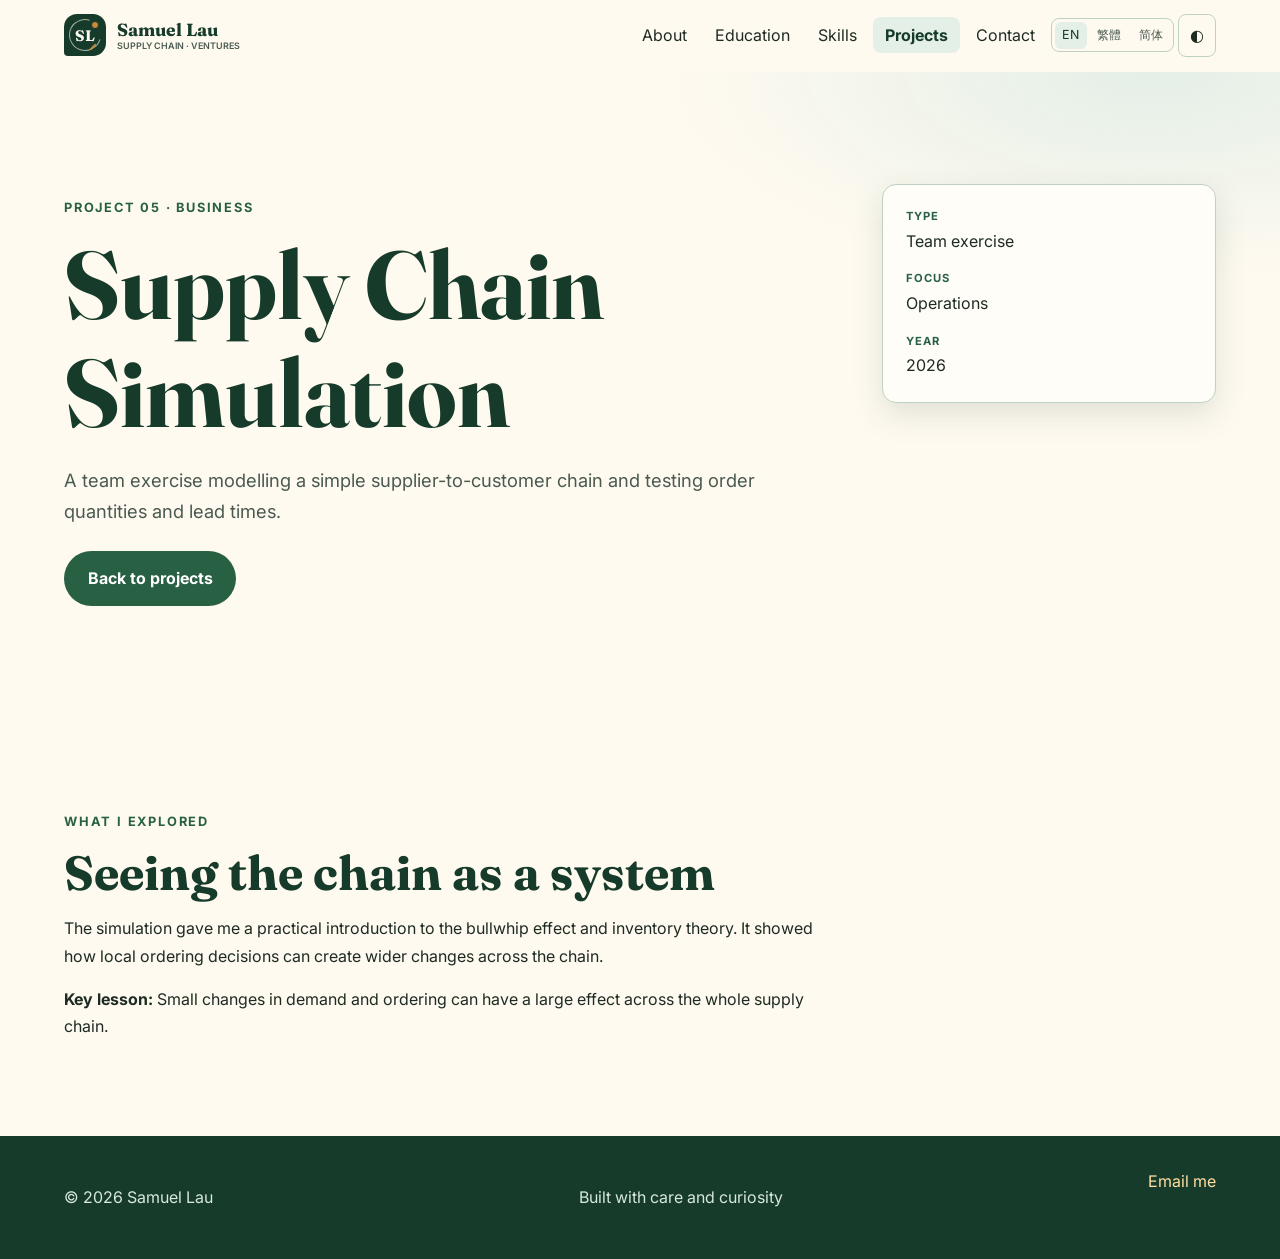
<file: project-05.html>
<!doctype html>
<html lang="en">
<head>
  <meta charset="utf-8">
  <meta name="viewport" content="width=device-width, initial-scale=1">
  <meta name="description" content="Project 05: Supply Chain Simulation by Samuel Lau.">
  <meta name="author" content="Samuel Lau">
  <meta name="theme-color" content="#075b9f">
  <title>Project 05 | Samuel Lau</title>
  <link rel="preconnect" href="https://fonts.googleapis.com">
  <link rel="preconnect" href="https://fonts.gstatic.com" crossorigin>
  <link href="https://fonts.googleapis.com/css2?family=Fraunces:opsz,wght@9..144,400;9..144,600;9..144,700&family=Inter:wght@400;500;600;700&display=swap" rel="stylesheet">
  <link rel="stylesheet" href="style.css">
</head>
<body data-page="project-detail">
<a class="skip-link" href="#main-content">Skip to main content</a>
<header class="site-header" id="site-header"><nav class="container navigation" aria-label="Main navigation"><a class="site-name" href="index.html"><span class="logo-mark" aria-hidden="true"><span>SL</span><i></i></span><span class="brand-copy"><span class="brand-name">Samuel Lau</span><span class="brand-descriptor">SUPPLY CHAIN · VENTURES</span></span></a><button class="nav-toggle" id="navToggle" type="button" aria-expanded="false" aria-controls="navLinks" aria-label="Toggle navigation"><span></span><span></span><span></span></button><ul class="nav-links" id="navLinks"><li><a href="about.html">About</a></li><li><a href="education.html">Education</a></li><li><a href="skills.html">Skills</a></li><li><a class="active" aria-current="page" href="projects.html">Projects</a></li><li><a href="contact.html">Contact</a></li><li><div class="language-switcher" role="group" aria-label="Website language"><button type="button" class="language-button" data-language="en" aria-pressed="true">EN</button><button type="button" class="language-button" data-language="zh-Hant" aria-pressed="false">繁體</button><button type="button" class="language-button" data-language="zh-Hans" aria-pressed="false">简体</button></div></li><li><button class="theme-toggle" id="themeToggle" type="button" aria-label="Toggle dark mode">◐</button></li></ul></nav></header>
<main id="main-content"><section class="detail-hero" aria-labelledby="project-heading"><div class="container detail-layout"><div class="detail-copy"><p class="eyebrow">Project 05 · Business</p><h1 id="project-heading">Supply Chain Simulation</h1><p class="detail-lead">A team exercise modelling a simple supplier-to-customer chain and testing order quantities and lead times.</p><div class="detail-actions"><a class="button" href="projects.html">Back to projects</a></div></div><aside class="detail-panel" aria-label="Project details"><dl><div><dt>Type</dt><dd>Team exercise</dd></div><div><dt>Focus</dt><dd>Operations</dd></div><div><dt>Year</dt><dd>2026</dd></div></dl></aside></div></section><section class="detail-section container"><div class="detail-copy"><p class="eyebrow">What I explored</p><h2>Seeing the chain as a system</h2><p>The simulation gave me a practical introduction to the bullwhip effect and inventory theory. It showed how local ordering decisions can create wider changes across the chain.</p><p><strong>Key lesson:</strong> Small changes in demand and ordering can have a large effect across the whole supply chain.</p></div></section></main>
<footer class="site-footer"><div class="container footer-inner"><p>© <span id="year"></span> Samuel Lau</p><p>Built with care and curiosity</p><a href="https://mail.google.com/mail/?view=cm&amp;fs=1&amp;to=kinyeung.lau@gmail.com" target="_blank" rel="noopener noreferrer">Email me</a></div></footer><button class="back-to-top" id="backToTop" type="button" aria-label="Back to top">↑</button><script src="script.js"></script>
</body>
</html>
</file>
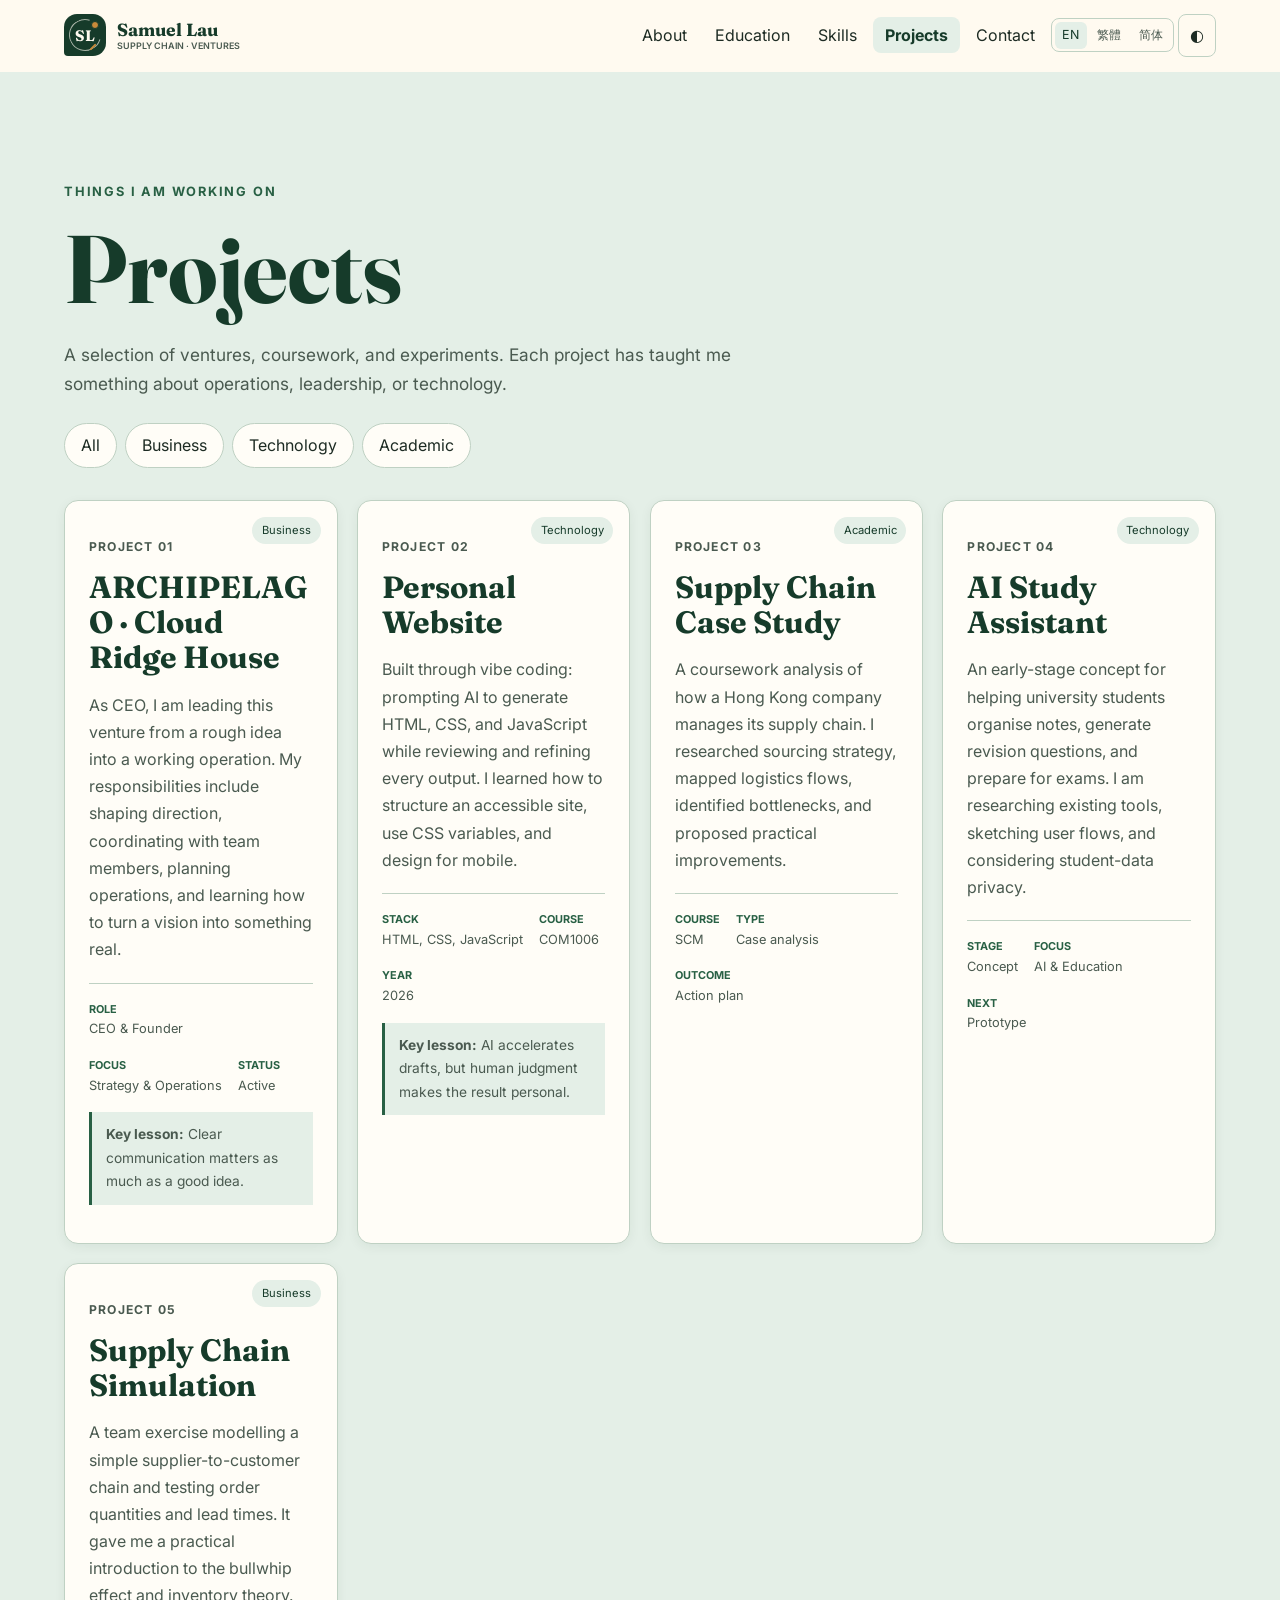
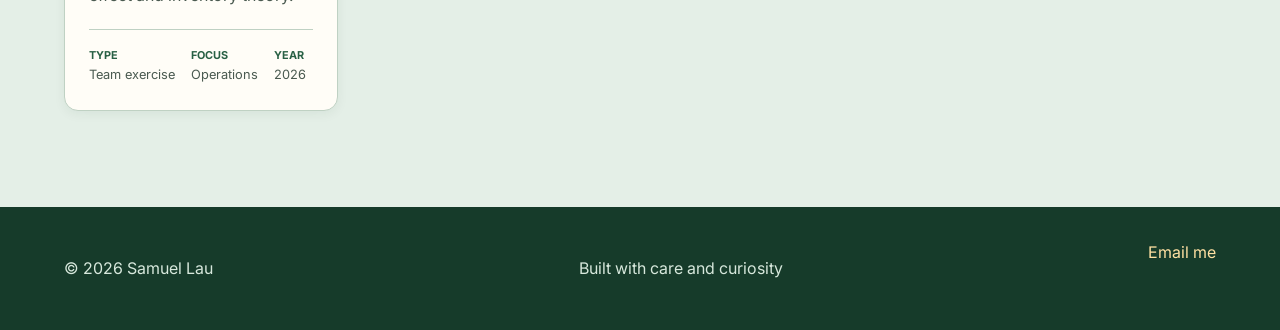
<file: projects.html>
﻿<!doctype html>
<html lang="en">
<head>
  <meta charset="utf-8">
  <meta name="viewport" content="width=device-width, initial-scale=1">
  <meta name="description" content="Selected business, technology, and academic projects by Samuel Lau.">
  <meta name="author" content="Samuel Lau">
  <meta name="theme-color" content="#075b9f">
  <title>Projects | Samuel Lau</title>
  <link rel="preconnect" href="https://fonts.googleapis.com">
  <link rel="preconnect" href="https://fonts.gstatic.com" crossorigin>
  <link href="https://fonts.googleapis.com/css2?family=Fraunces:opsz,wght@9..144,400;9..144,600;9..144,700&family=Inter:wght@400;500;600;700&display=swap" rel="stylesheet">
  <link rel="stylesheet" href="style.css">
</head>
<body data-page="projects">
<a class="skip-link" href="#main-content">Skip to main content</a>
<header class="site-header" id="site-header"><nav class="container navigation" aria-label="Main navigation"><a class="site-name" href="index.html"><span class="logo-mark" aria-hidden="true"><span>SL</span><i></i></span><span class="brand-copy"><span class="brand-name">Samuel Lau</span><span class="brand-descriptor">SUPPLY CHAIN · VENTURES</span></span></a><button class="nav-toggle" id="navToggle" type="button" aria-expanded="false" aria-controls="navLinks" aria-label="Toggle navigation"><span></span><span></span><span></span></button><ul class="nav-links" id="navLinks"><li><a href="about.html">About</a></li><li><a href="education.html">Education</a></li><li><a href="skills.html">Skills</a></li><li><a class="active" aria-current="page" href="projects.html">Projects</a></li><li><a href="contact.html">Contact</a></li><li><div class="language-switcher" role="group" aria-label="Website language"><button type="button" class="language-button" data-language="en" aria-pressed="true">EN</button><button type="button" class="language-button" data-language="zh-Hant" aria-pressed="false">繁體</button><button type="button" class="language-button" data-language="zh-Hans" aria-pressed="false">简体</button></div></li><li><button class="theme-toggle" id="themeToggle" type="button" aria-label="Toggle dark mode">◐</button></li></ul></nav></header>
<main id="main-content"><section class="section section-tint" id="projects" aria-labelledby="projects-heading"><div class="container"><p class="eyebrow reveal">Things I am working on</p><h1 id="projects-heading" class="reveal">Projects</h1><p class="section-intro reveal">A selection of ventures, coursework, and experiments. Each project has taught me something about operations, leadership, or technology.</p><div class="filter-bar reveal" role="tablist" aria-label="Filter projects"><button class="filter-btn is-active" data-filter="all" role="tab" aria-selected="true">All</button><button class="filter-btn" data-filter="business" role="tab" aria-selected="false">Business</button><button class="filter-btn" data-filter="tech" role="tab" aria-selected="false">Technology</button><button class="filter-btn" data-filter="academic" role="tab" aria-selected="false">Academic</button></div><div class="card-grid project-grid" id="projectGrid"><article class="project-card reveal" data-category="business"><span class="project-tag">Business</span><p class="project-number">Project 01</p><h2><a class="project-link" href="project-01.html"><span data-company-name>ARCHIPELAGO · Cloud Ridge House</span></a></h2><p>As CEO, I am leading this venture from a rough idea into a working operation. My responsibilities include shaping direction, coordinating with team members, planning operations, and learning how to turn a vision into something real.</p><ul class="project-meta"><li><span>Role</span>CEO &amp; Founder</li><li><span>Focus</span>Strategy &amp; Operations</li><li><span>Status</span>Active</li></ul><p class="project-lesson"><strong>Key lesson:</strong> Clear communication matters as much as a good idea.</p></article><article class="project-card reveal" data-category="tech"><span class="project-tag">Technology</span><p class="project-number">Project 02</p><h2><a class="project-link" href="project-02.html">Personal Website</a></h2><p>Built through vibe coding: prompting AI to generate HTML, CSS, and JavaScript while reviewing and refining every output. I learned how to structure an accessible site, use CSS variables, and design for mobile.</p><ul class="project-meta"><li><span>Stack</span>HTML, CSS, JavaScript</li><li><span>Course</span>COM1006</li><li><span>Year</span>2026</li></ul><p class="project-lesson"><strong>Key lesson:</strong> AI accelerates drafts, but human judgment makes the result personal.</p></article><article class="project-card reveal" data-category="academic"><span class="project-tag">Academic</span><p class="project-number">Project 03</p><h2><a class="project-link" href="project-03.html">Supply Chain Case Study</a></h2><p>A coursework analysis of how a Hong Kong company manages its supply chain. I researched sourcing strategy, mapped logistics flows, identified bottlenecks, and proposed practical improvements.</p><ul class="project-meta"><li><span>Course</span>SCM</li><li><span>Type</span>Case analysis</li><li><span>Outcome</span>Action plan</li></ul></article><article class="project-card reveal" data-category="tech"><span class="project-tag">Technology</span><p class="project-number">Project 04</p><h2><a class="project-link" href="project-04.html">AI Study Assistant</a></h2><p>An early-stage concept for helping university students organise notes, generate revision questions, and prepare for exams. I am researching existing tools, sketching user flows, and considering student-data privacy.</p><ul class="project-meta"><li><span>Stage</span>Concept</li><li><span>Focus</span>AI &amp; Education</li><li><span>Next</span>Prototype</li></ul></article><article class="project-card reveal" data-category="business"><span class="project-tag">Business</span><p class="project-number">Project 05</p><h2><a class="project-link" href="project-05.html">Supply Chain Simulation</a></h2><p>A team exercise modelling a simple supplier-to-customer chain and testing order quantities and lead times. It gave me a practical introduction to the bullwhip effect and inventory theory.</p><ul class="project-meta"><li><span>Type</span>Team exercise</li><li><span>Focus</span>Operations</li><li><span>Year</span>2026</li></ul></article></div><p class="empty-state" id="emptyState" hidden>No projects in this category yet.</p></div></section></main>
<footer class="site-footer"><div class="container footer-inner"><p>© <span id="year"></span> Samuel Lau</p><p>Built with care and curiosity</p><a href="https://mail.google.com/mail/?view=cm&amp;fs=1&amp;to=kinyeung.lau@gmail.com" target="_blank" rel="noopener noreferrer">Email me</a></div></footer><button class="back-to-top" id="backToTop" type="button" aria-label="Back to top">↑</button><script src="script.js"></script>
</body>
</html>
</file>
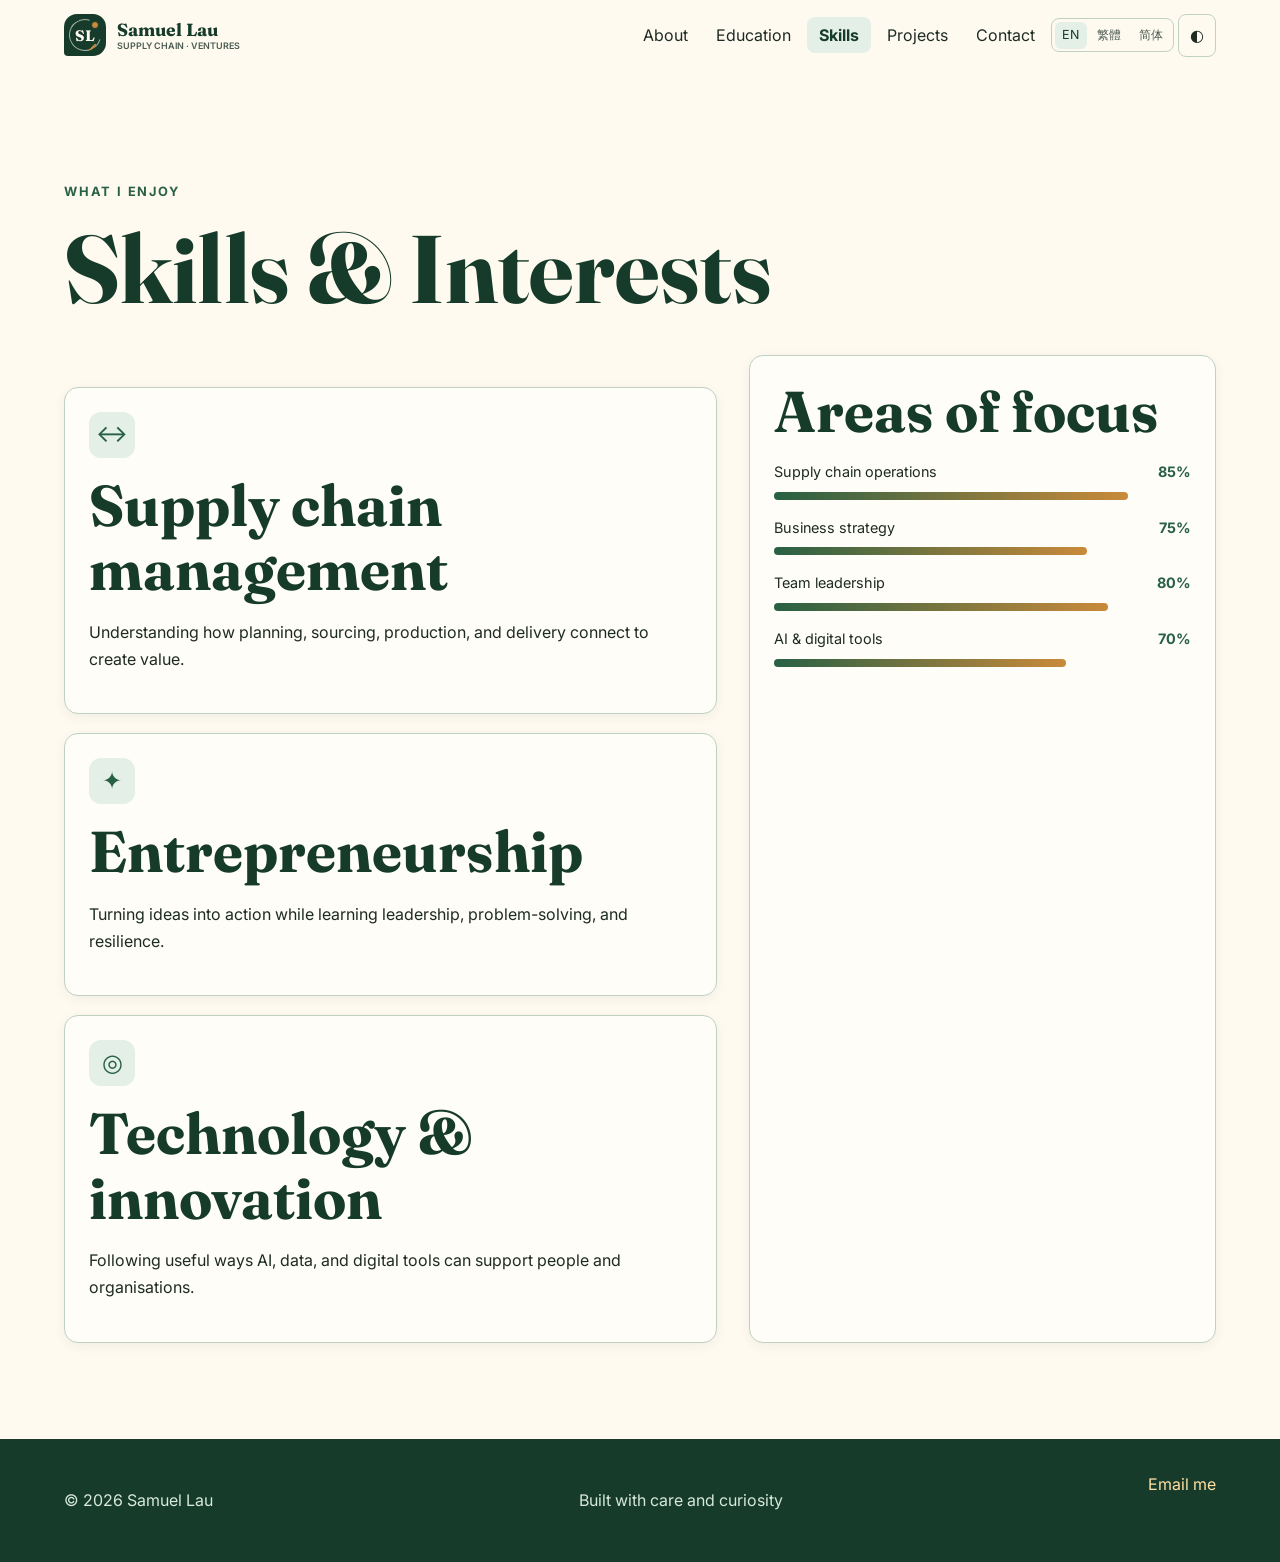
<file: skills.html>
<!doctype html>
<html lang="en">
<head>
  <meta charset="utf-8">
  <meta name="viewport" content="width=device-width, initial-scale=1">
  <meta name="description" content="Samuel Lau's skills and interests in supply chain management, entrepreneurship, and technology.">
  <meta name="author" content="Samuel Lau">
  <meta name="theme-color" content="#075b9f">
  <title>Skills | Samuel Lau</title>
  <link rel="preconnect" href="https://fonts.googleapis.com">
  <link rel="preconnect" href="https://fonts.gstatic.com" crossorigin>
  <link href="https://fonts.googleapis.com/css2?family=Fraunces:opsz,wght@9..144,400;9..144,600;9..144,700&family=Inter:wght@400;500;600;700&display=swap" rel="stylesheet">
  <link rel="stylesheet" href="style.css">
</head>
<body data-page="skills">
<a class="skip-link" href="#main-content">Skip to main content</a>
<header class="site-header" id="site-header"><nav class="container navigation" aria-label="Main navigation"><a class="site-name" href="index.html"><span class="logo-mark" aria-hidden="true"><span>SL</span><i></i></span><span class="brand-copy"><span class="brand-name">Samuel Lau</span><span class="brand-descriptor">SUPPLY CHAIN · VENTURES</span></span></a><button class="nav-toggle" id="navToggle" type="button" aria-expanded="false" aria-controls="navLinks" aria-label="Toggle navigation"><span></span><span></span><span></span></button><ul class="nav-links" id="navLinks"><li><a href="about.html">About</a></li><li><a href="education.html">Education</a></li><li><a class="active" aria-current="page" href="skills.html">Skills</a></li><li><a href="projects.html">Projects</a></li><li><a href="contact.html">Contact</a></li><li><div class="language-switcher" role="group" aria-label="Website language"><button type="button" class="language-button" data-language="en" aria-pressed="true">EN</button><button type="button" class="language-button" data-language="zh-Hant" aria-pressed="false">繁體</button><button type="button" class="language-button" data-language="zh-Hans" aria-pressed="false">简体</button></div></li><li><button class="theme-toggle" id="themeToggle" type="button" aria-label="Toggle dark mode">◐</button></li></ul></nav></header>
<main id="main-content"><section class="section" id="skills" aria-labelledby="skills-heading"><div class="container"><p class="eyebrow reveal">What I enjoy</p><h1 id="skills-heading" class="reveal">Skills &amp; Interests</h1><div class="skills-layout"><ul class="card-grid skills-grid"><li class="info-card reveal"><div class="card-icon" aria-hidden="true">↔</div><h2>Supply chain management</h2><p>Understanding how planning, sourcing, production, and delivery connect to create value.</p></li><li class="info-card reveal"><div class="card-icon" aria-hidden="true">✦</div><h2>Entrepreneurship</h2><p>Turning ideas into action while learning leadership, problem-solving, and resilience.</p></li><li class="info-card reveal"><div class="card-icon" aria-hidden="true">◎</div><h2>Technology &amp; innovation</h2><p>Following useful ways AI, data, and digital tools can support people and organisations.</p></li></ul><div class="skill-bars reveal"><h2>Areas of focus</h2><div class="skill-bar"><span>Supply chain operations <b>85%</b></span><i data-width="85"></i></div><div class="skill-bar"><span>Business strategy <b>75%</b></span><i data-width="75"></i></div><div class="skill-bar"><span>Team leadership <b>80%</b></span><i data-width="80"></i></div><div class="skill-bar"><span>AI &amp; digital tools <b>70%</b></span><i data-width="70"></i></div></div></div></div></section></main>
<footer class="site-footer"><div class="container footer-inner"><p>© <span id="year"></span> Samuel Lau</p><p>Built with care and curiosity</p><a href="https://mail.google.com/mail/?view=cm&amp;fs=1&amp;to=kinyeung.lau@gmail.com" target="_blank" rel="noopener noreferrer">Email me</a></div></footer><button class="back-to-top" id="backToTop" type="button" aria-label="Back to top">↑</button><script src="script.js"></script>
</body>
</html>
</file>
<file: style.css>
/* ARCHIPELAGO ocean palette */
.home-page main > section:not(.hero){display:none}
.nav-links a[aria-current=page]{color:var(--navy);font-weight:700}
.language-switcher{display:flex;align-items:center;gap:.2rem;border:1px solid var(--line);border-radius:8px;padding:.18rem}.language-button{border:0;border-radius:6px;background:transparent;color:var(--soft);padding:.32rem .45rem;font-size:.78rem;line-height:1.3}.language-button:hover,.language-button[aria-pressed="true"]{background:var(--blue-light);color:var(--navy)}
:root{--navy:#075b9f;--blue:#1976b9;--blue-light:#dff3fb;--cream:#fffaf1;--paper:#ffffff;--ink:#17334d;--soft:#5e7183;--line:#b9d7e6;--focus:#e5752f;--accent:#ff9a44;--shadow:0 12px 32px rgba(7,91,159,.14)}
body.dark{--navy:#d9effa;--blue:#7ec9f0;--blue-light:#17364b;--cream:#0d1d29;--paper:#142b3b;--ink:#e8f5fb;--soft:#b6cbd7;--line:#2d5065;--focus:#ffc267;--accent:#ffb15e}
.hero{background:radial-gradient(900px 420px at 85% -10%,var(--blue-light),transparent 65%),var(--cream)}
.hero-bg span:first-child{background:#8bd4f4}.hero-bg span:last-child{background:#ffd38a}
.section-tint{background:var(--blue-light)}
.contact-section{background:var(--navy)}
.site-footer{background:#064777}
:root{--navy:#163b2a;--blue:#286044;--blue-light:#e4efe7;--cream:#fffaf0;--paper:#fffdf7;--ink:#1d2b23;--soft:#4a5a50;--line:#bfd1c3;--focus:#b45309;--accent:#c98a3a;--shadow:0 12px 32px rgba(22,59,42,.13);--display:'Fraunces',Georgia,serif;--body:'Inter',Arial,sans-serif}*{box-sizing:border-box}html{scroll-behavior:smooth;scroll-padding-top:5rem}body{margin:0;background:var(--cream);color:var(--ink);font:16px/1.7 var(--body);transition:background .3s,color .3s}body.dark{--navy:#d7e8dc;--blue:#9ad6b2;--blue-light:#1a2a22;--cream:#0e1713;--paper:#16221c;--ink:#e6efe8;--soft:#a9b8ae;--line:#2c3d33;--focus:#fbbf24;--accent:#e8b56a}h1,h2,h3{font-family:var(--display);color:var(--navy);line-height:1.12}h1{font-size:clamp(3rem,8vw,6rem);margin:.2rem 0}h2{font-size:clamp(2rem,5vw,3.6rem);margin:0 0 1rem}h3{font-size:1.25rem;margin:0 0 .6rem}a{color:var(--blue);text-decoration:none}a:hover{color:var(--navy)}button,input,textarea{font:inherit}button{cursor:pointer}:focus-visible{outline:3px solid var(--focus);outline-offset:3px}.container{width:min(100% - 2.5rem,72rem);margin-inline:auto}.skip-link{position:absolute;top:-5rem;left:1rem;padding:.6rem 1rem;background:var(--navy);color:var(--cream);z-index:100}.skip-link:focus{top:1rem}.site-header{position:sticky;top:0;z-index:50;background:color-mix(in srgb,var(--cream) 90%,transparent);backdrop-filter:blur(12px);border-bottom:1px solid transparent}.site-header.scrolled{border-color:var(--line);box-shadow:0 2px 8px rgba(0,0,0,.08)}.navigation{display:flex;align-items:center;justify-content:space-between;gap:1rem;padding:.85rem 0}.site-name{display:flex;align-items:center;gap:.6rem;color:var(--navy);font:700 1.1rem var(--display)}.logo-mark{display:grid;place-items:center;width:36px;height:36px;background:var(--navy);color:var(--cream);border-radius:10px;font:700 .8rem var(--body)}.nav-links{display:flex;align-items:center;gap:.25rem;list-style:none;margin:0;padding:0}.nav-links a{padding:.5rem .75rem;color:var(--ink);border-radius:8px}.nav-links a:hover,.nav-links a.active{background:var(--blue-light);color:var(--navy)}.theme-toggle,.nav-toggle{border:1px solid var(--line);background:transparent;color:var(--ink);border-radius:8px;padding:.45rem .7rem}.nav-toggle{display:none}.hero{position:relative;overflow:hidden;padding:clamp(4rem,10vw,8rem) 0}.hero-bg span{position:absolute;border-radius:50%;filter:blur(50px);opacity:.3}.hero-bg span:first-child{width:280px;height:280px;background:var(--blue-light);right:12%;top:0}.hero-bg span:last-child{width:180px;height:180px;background:#e9bf88;left:4%;bottom:0}.hero-inner{position:relative;display:grid;grid-template-columns:1.1fr .9fr;align-items:center;gap:clamp(2rem,6vw,5rem)}.eyebrow{color:var(--blue);font-size:.8rem;font-weight:700;letter-spacing:.14em;text-transform:uppercase}.hero-role{color:var(--blue);font:600 1.3rem var(--display)}.hero-intro,.section-intro{max-width:46rem;font-size:1.08rem;color:var(--soft)}.hero-actions{display:flex;flex-wrap:wrap;gap:.75rem;margin-top:1.5rem}.button{display:inline-flex;justify-content:center;padding:.75rem 1.35rem;border:2px solid transparent;border-radius:999px;background:var(--blue);color:#fff;font-weight:700}.button:hover{background:var(--navy);color:var(--cream)}.button-ghost{background:transparent;color:var(--navy);border-color:var(--line)}.hero-stats{display:flex;gap:2rem;list-style:none;margin:2rem 0 0;padding:1.2rem 0 0;border-top:1px solid var(--line)}.hero-stats strong{display:block;font:700 1.8rem var(--display);color:var(--navy)}.hero-stats span{font-size:.75rem;color:var(--soft);text-transform:uppercase;letter-spacing:.06em}.hero-photo{margin:0}.photo-frame{overflow:hidden;box-shadow:var(--shadow);border-radius:14px;transform:rotate(-2deg)}.photo-frame img{width:100%;aspect-ratio:4/5;object-fit:cover}.hero-photo figcaption{text-align:center;color:var(--soft);font-size:.85rem;font-style:italic;margin-top:1rem}.section{padding-block:clamp(3.5rem,8vw,6rem)}.section-tint{background:var(--blue-light)}.timeline{list-style:none;margin:2.5rem 0 0;padding:0;position:relative}.timeline:before{content:'';position:absolute;left:9px;top:8px;bottom:8px;width:2px;background:var(--line)}.timeline-item{display:flex;gap:1.5rem;position:relative;padding-bottom:2rem}.timeline-marker{flex:none;width:20px;height:20px;border:3px solid var(--blue);border-radius:50%;background:var(--paper);z-index:1}.timeline-date,.project-number,.tag{color:var(--blue);font-size:.76rem;font-weight:700;letter-spacing:.1em;text-transform:uppercase}.timeline-org{color:var(--soft);font-weight:600}.skills-layout{display:grid;grid-template-columns:1.4fr 1fr;gap:2rem;margin-top:2rem}.card-grid{display:grid;grid-template-columns:repeat(3,1fr);gap:1.2rem;list-style:none;margin:2rem 0 0;padding:0}.skills-grid{grid-template-columns:1fr}.info-card,.project-card,.skill-bars{padding:1.5rem;background:var(--paper);border:1px solid var(--line);border-radius:14px;box-shadow:0 3px 12px rgba(22,59,42,.06);transition:transform .25s,box-shadow .25s}.info-card:hover,.project-card:hover{transform:translateY(-4px);box-shadow:var(--shadow)}.card-icon{display:grid;place-items:center;width:46px;height:46px;margin-bottom:1rem;background:var(--blue-light);color:var(--blue);border-radius:12px;font-size:1.5rem}.skill-bar{margin:1rem 0}.skill-bar span{display:flex;justify-content:space-between;font-size:.9rem}.skill-bar b{color:var(--blue)}.skill-bar i{display:block;width:0;height:8px;margin-top:.45rem;background:linear-gradient(90deg,var(--blue),var(--accent));border-radius:99px;transition:width 1s}.filter-bar{display:flex;gap:.5rem;flex-wrap:wrap;margin:1.5rem 0}.filter-btn{padding:.5rem 1rem;border:1px solid var(--line);border-radius:99px;background:var(--paper);color:var(--ink)}.filter-btn.active{background:var(--navy);color:var(--cream)}.project-grid{grid-template-columns:repeat(auto-fit,minmax(260px,1fr))}.project-card{position:relative}.project-tag{position:absolute;top:1rem;right:1rem;padding:.25rem .6rem;background:var(--blue-light);color:var(--navy);border-radius:99px;font-size:.7rem}.project-card p{color:var(--soft)}.project-meta{display:flex;flex-wrap:wrap;gap:1rem;list-style:none;margin:1.2rem 0 0;padding:1rem 0 0;border-top:1px solid var(--line);font-size:.8rem;color:var(--soft)}.project-meta span{display:block;color:var(--blue);font-size:.68rem;text-transform:uppercase;font-weight:700}.project-lesson{padding:.7rem .9rem;margin-top:1rem!important;background:var(--blue-light);border-left:3px solid var(--blue);font-size:.86rem}.contact-section{background:var(--navy);color:var(--cream)}.contact-section h2,.contact-section .eyebrow{color:var(--cream)}.contact-intro{max-width:42rem}.contact-layout{display:grid;grid-template-columns:1fr 1.2fr;gap:2rem}.contact-info{display:grid;gap:.75rem}.contact-card{display:flex;justify-content:space-between;gap:1rem;padding:1rem 1.2rem;background:rgba(255,255,255,.08);border:1px solid rgba(255,255,255,.15);border-radius:10px;color:var(--cream)}.contact-card span{color:#d7e8dc}.contact-form{padding:1.5rem;background:rgba(255,255,255,.08);border:1px solid rgba(255,255,255,.15);border-radius:14px}.contact-form label{display:block;margin-top:.8rem;color:var(--cream);font-size:.9rem}.contact-form input,.contact-form textarea{width:100%;margin-top:.35rem;padding:.7rem;border:1px solid rgba(255,255,255,.25);border-radius:8px;background:rgba(255,255,255,.1);color:#fff}.contact-form small{display:block;min-height:1.2em;color:#ffbea8}.contact-form .button{width:100%;margin-top:1rem;background:var(--cream);color:var(--navy)}.site-footer{padding:2rem 0;background:var(--navy);color:#d7e8dc}.footer-inner{display:flex;justify-content:space-between;gap:1rem;flex-wrap:wrap}.footer-inner a{color:#ffe0a2}.back-to-top{position:fixed;right:1.2rem;bottom:1.2rem;width:44px;height:44px;border:0;border-radius:50%;background:var(--navy);color:var(--cream);font-size:1.3rem;box-shadow:var(--shadow);opacity:0;pointer-events:none;transition:opacity .25s}.back-to-top.visible{opacity:1;pointer-events:auto}.reveal{opacity:0;transform:translateY(20px);transition:opacity .7s,transform .7s}.reveal.visible{opacity:1;transform:none}.hidden{display:none!important}@media(max-width:900px){.hero-inner,.skills-layout,.contact-layout{grid-template-columns:1fr}.hero-photo{max-width:32rem;margin:auto}.card-grid{grid-template-columns:1fr 1fr}}@media(max-width:700px){.nav-toggle{display:block}.navigation{position:relative}.nav-links{position:absolute;top:100%;left:0;right:0;display:none;flex-direction:column;align-items:stretch;padding:.6rem 1rem 1rem;background:var(--cream);border-bottom:1px solid var(--line)}.nav-links.open{display:flex}.nav-links a{display:block}.hero{padding-block:3.5rem}.hero-actions{flex-direction:column}.hero-actions .button{width:100%}.card-grid{grid-template-columns:1fr}.hero-stats{gap:1rem}.footer-inner{display:grid}.timeline-item{gap:1rem}}@media(prefers-reduced-motion:reduce){*,*::before,*::after{animation:none!important;transition:none!important;scroll-behavior:auto!important}.reveal{opacity:1;transform:none}}@media print{.site-header,.back-to-top,.filter-bar,.contact-form{display:none}.reveal{opacity:1;transform:none}body{background:#fff;color:#000}}

/* Personal wordmark */
.site-name{gap:.7rem}
.logo-mark{position:relative;isolation:isolate;flex:none;width:42px;height:42px;border-radius:13px 13px 13px 4px;font:700 .95rem var(--display)}
.logo-mark::before{position:absolute;z-index:-1;inset:5px;content:"";border:1px solid color-mix(in srgb,var(--cream) 62%,transparent);border-right-color:transparent;border-radius:50%;transform:rotate(-28deg)}
.logo-mark::after{position:absolute;top:7px;right:7px;width:6px;height:6px;content:"";background:var(--accent);border:1px solid var(--navy);border-radius:50%}
.logo-mark>span{position:relative;z-index:1}
.logo-mark>i{position:absolute;right:9px;bottom:8px;width:8px;height:2px;content:"";background:var(--accent);border-radius:2px;transform:rotate(-45deg)}
.brand-copy{display:grid;gap:.05rem;line-height:1.2}
.brand-name{font:700 1.1rem var(--display)}
.brand-descriptor{color:var(--soft);font:600 .56rem/1.2 var(--body)}

.form-actions{display:grid;grid-template-columns:1fr 1fr;gap:.65rem}.form-actions .button:first-child{grid-column:1/-1}.form-actions .button{margin-top:.65rem}

.project-card{min-width:0;overflow:hidden}.project-card h2{font-size:clamp(1.4rem,2.4vw,2.1rem);line-height:1.15;overflow-wrap:anywhere;word-break:break-word}.project-link{color:inherit}.project-link:hover{color:var(--blue)}.detail-hero{padding-block:clamp(4rem,9vw,7rem);background:radial-gradient(700px 300px at 90% 0%,var(--blue-light),transparent 70%),var(--cream)}.detail-layout{display:grid;grid-template-columns:minmax(0,1.4fr) minmax(15rem,.6fr);gap:2.5rem;align-items:start}.detail-copy{max-width:48rem}.detail-copy h1{max-width:12ch}.detail-lead{max-width:44rem;font-size:1.15rem;color:var(--soft)}.detail-panel{padding:1.4rem;background:var(--paper);border:1px solid var(--line);border-radius:14px;box-shadow:var(--shadow)}.detail-panel dl{display:grid;gap:.9rem;margin:0}.detail-panel dt{color:var(--blue);font-size:.7rem;font-weight:700;letter-spacing:.1em;text-transform:uppercase}.detail-panel dd{margin:.1rem 0 0}.detail-section{padding-block:clamp(3rem,7vw,5rem)}.detail-section h2{font-size:clamp(1.8rem,4vw,3rem)}.detail-actions{display:flex;gap:.75rem;flex-wrap:wrap;margin-top:1.5rem}
</file>
